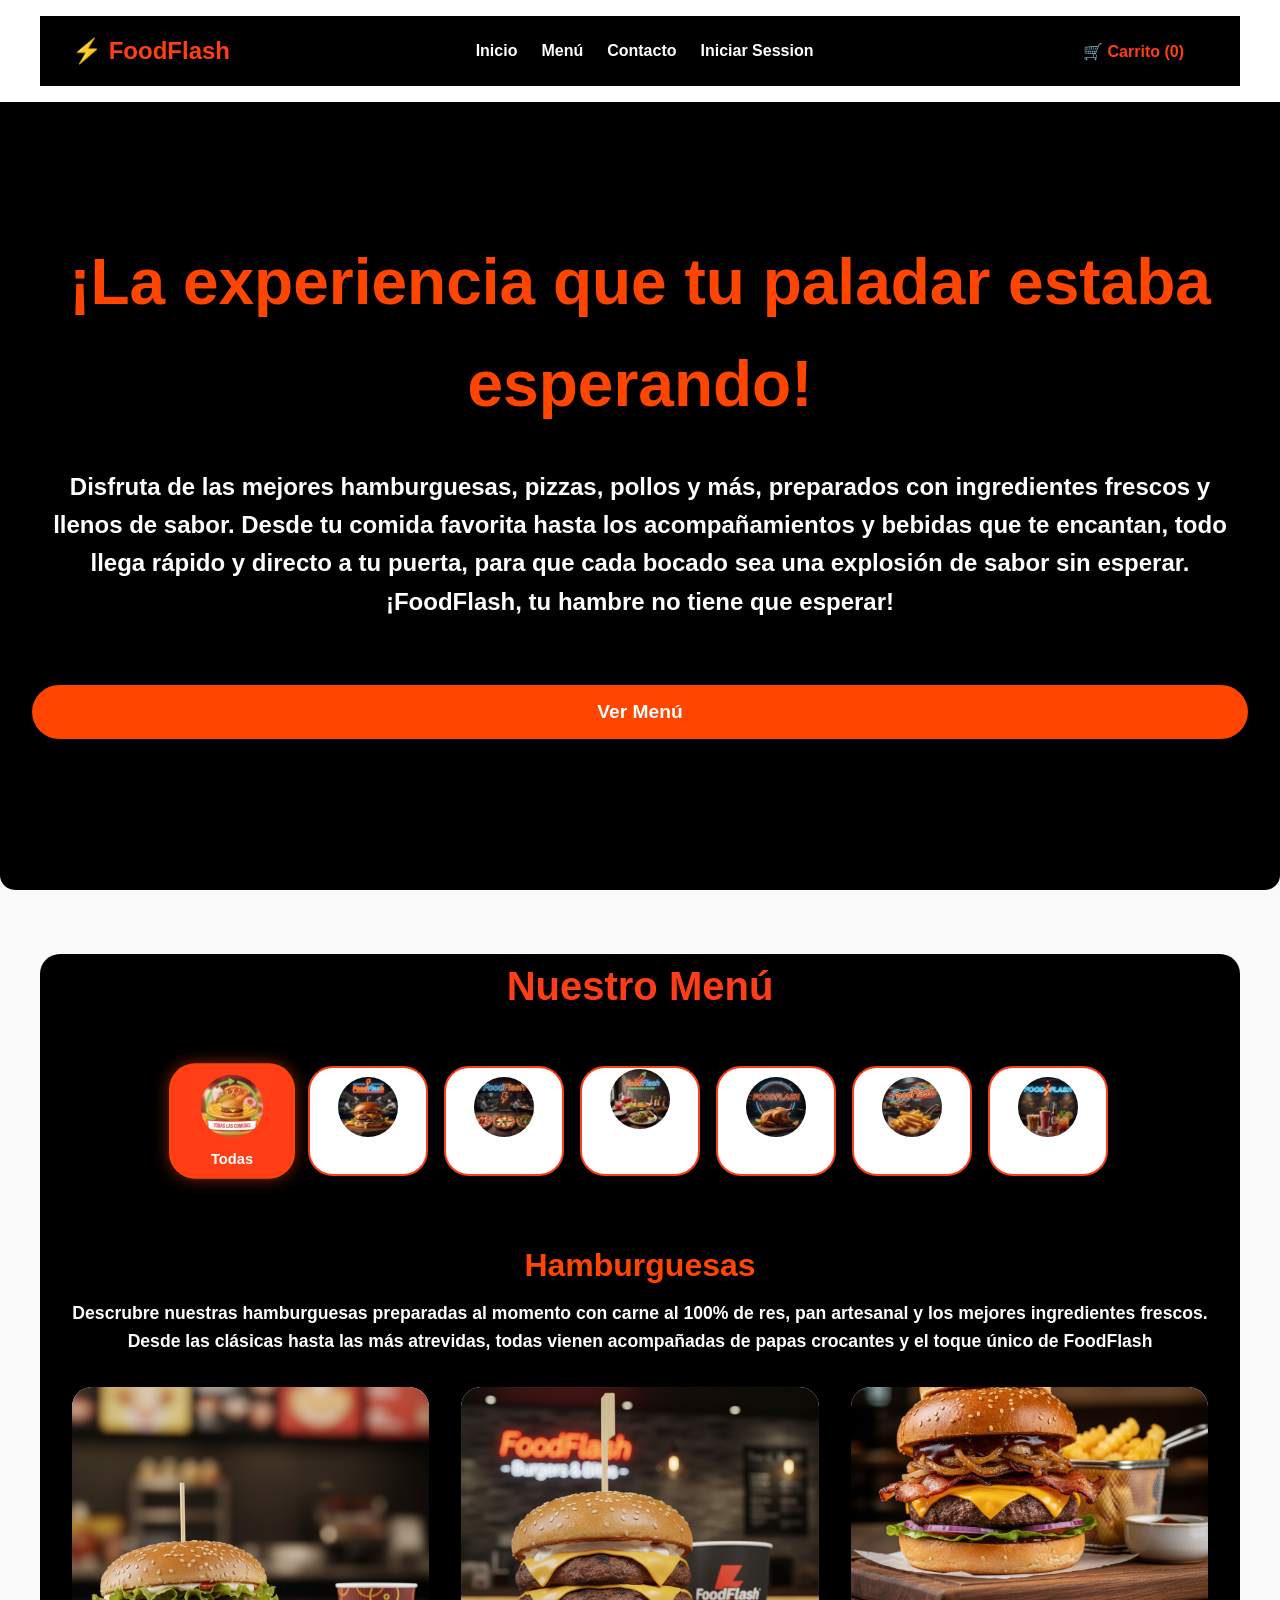
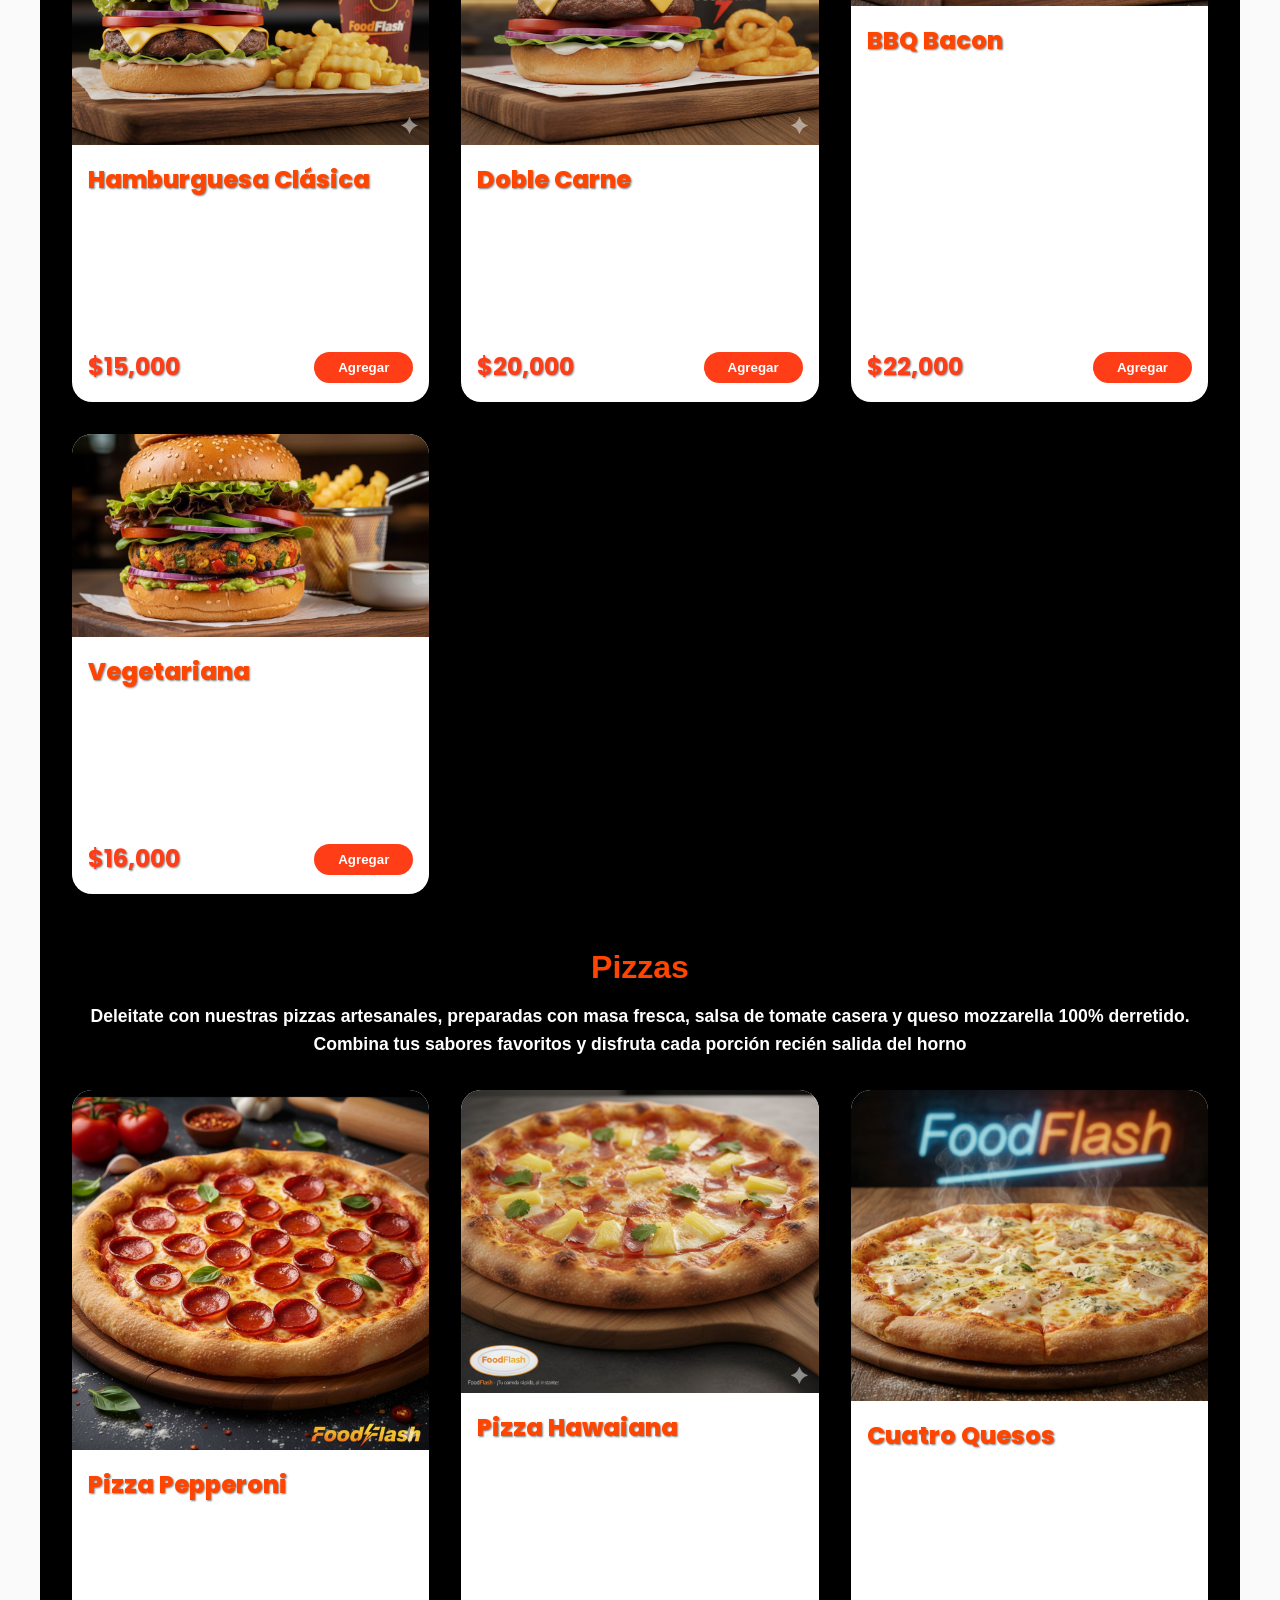
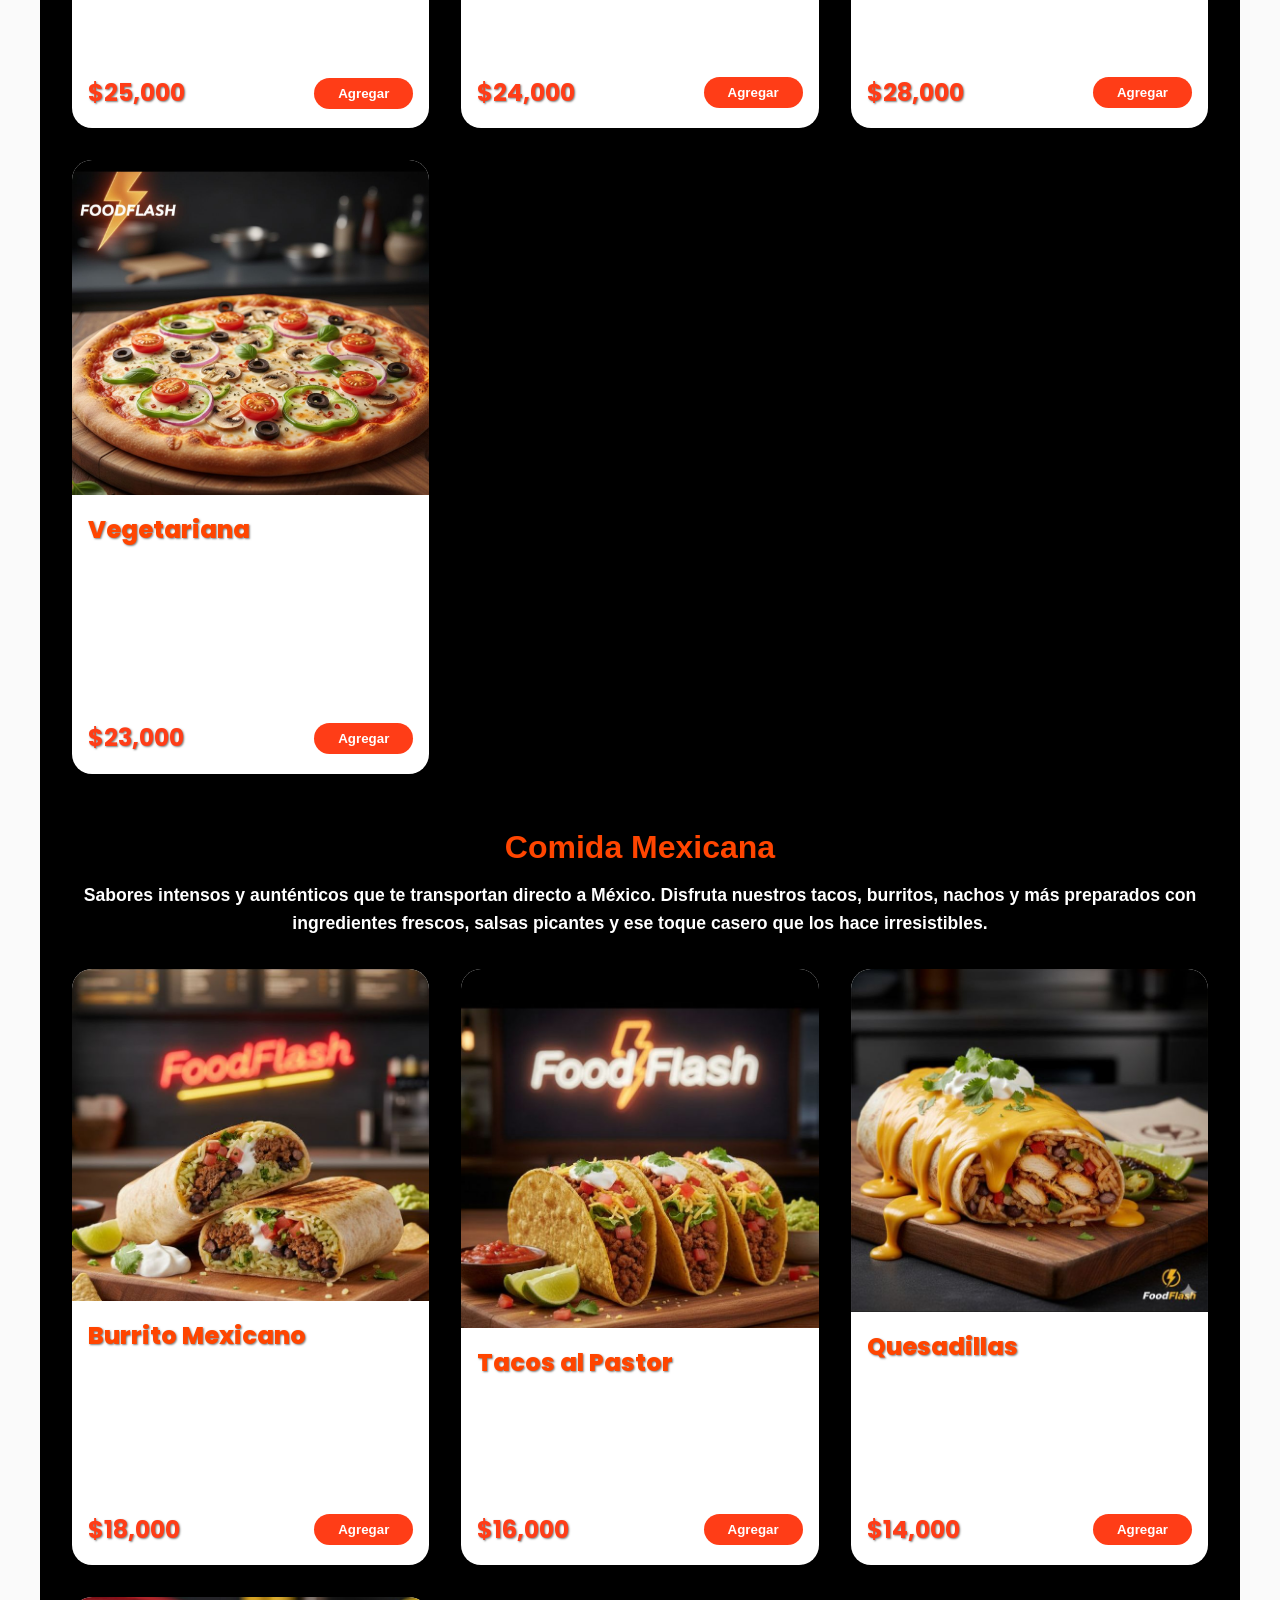
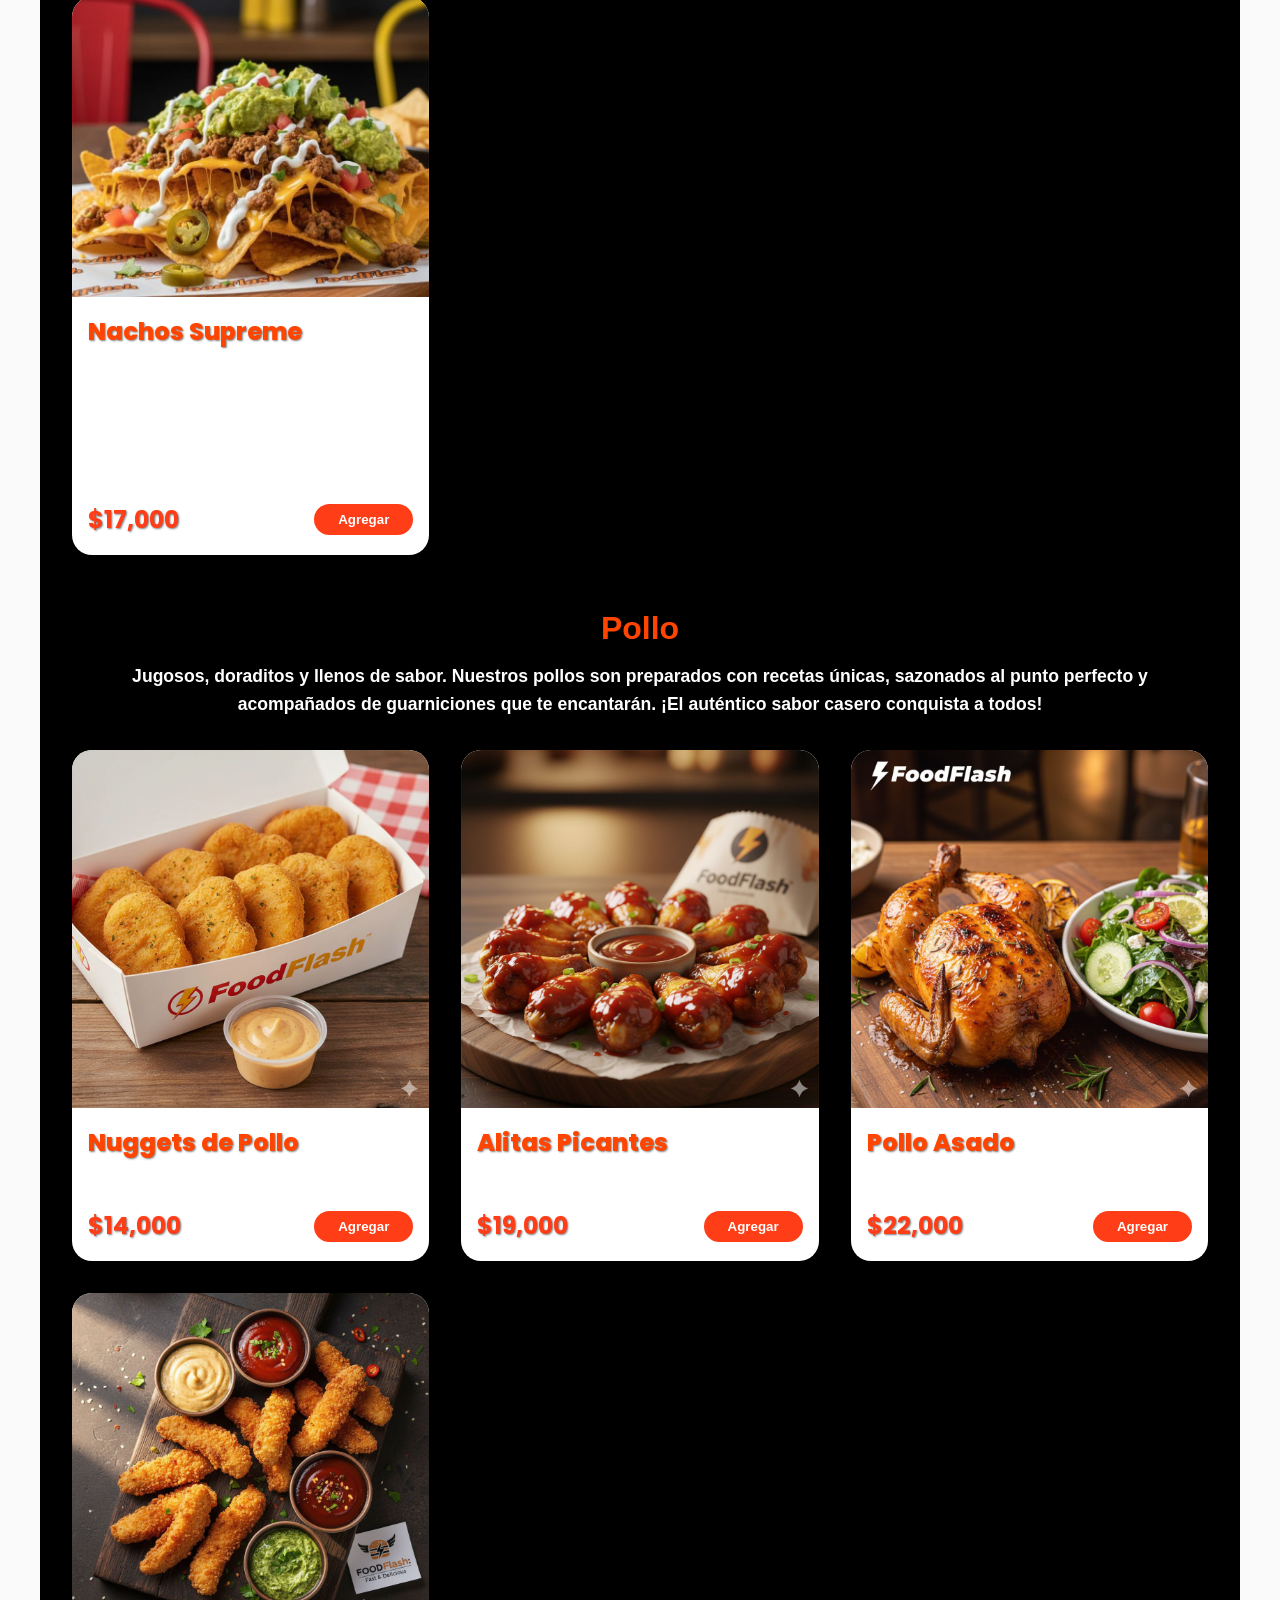
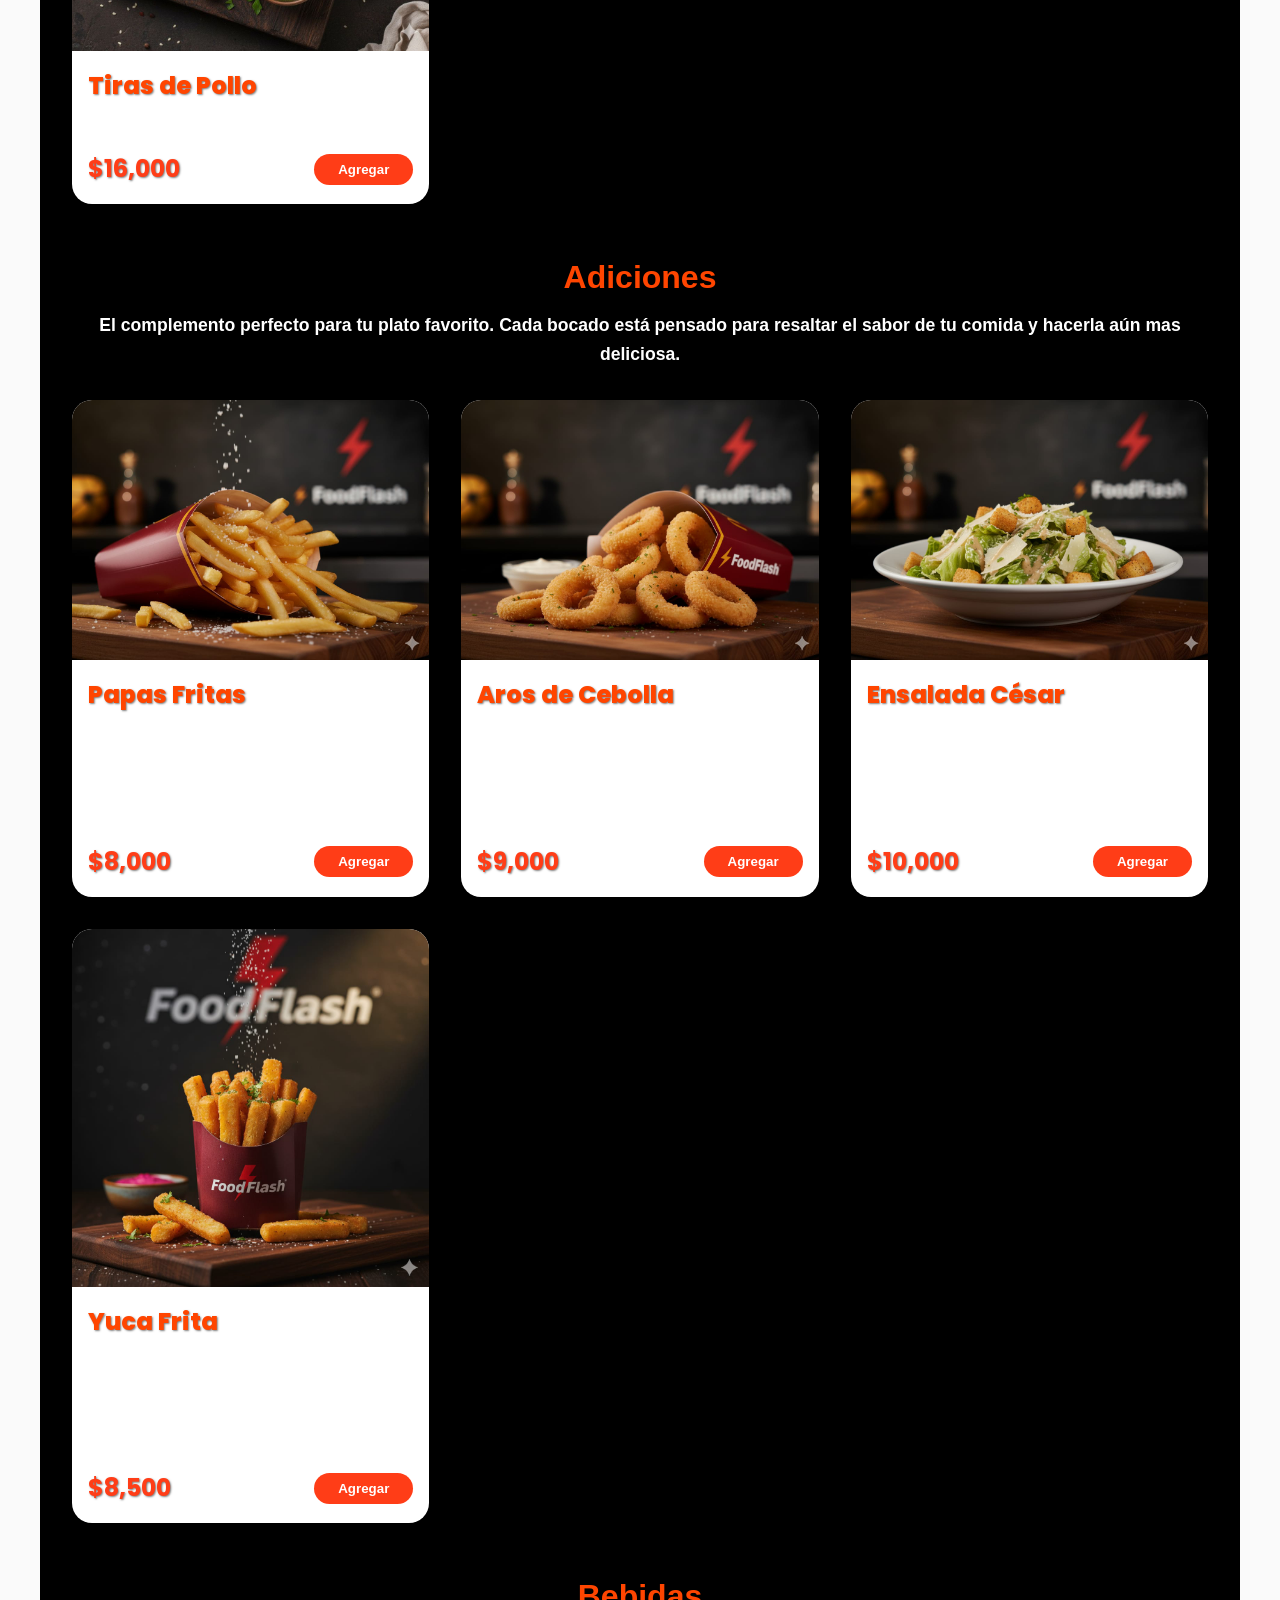
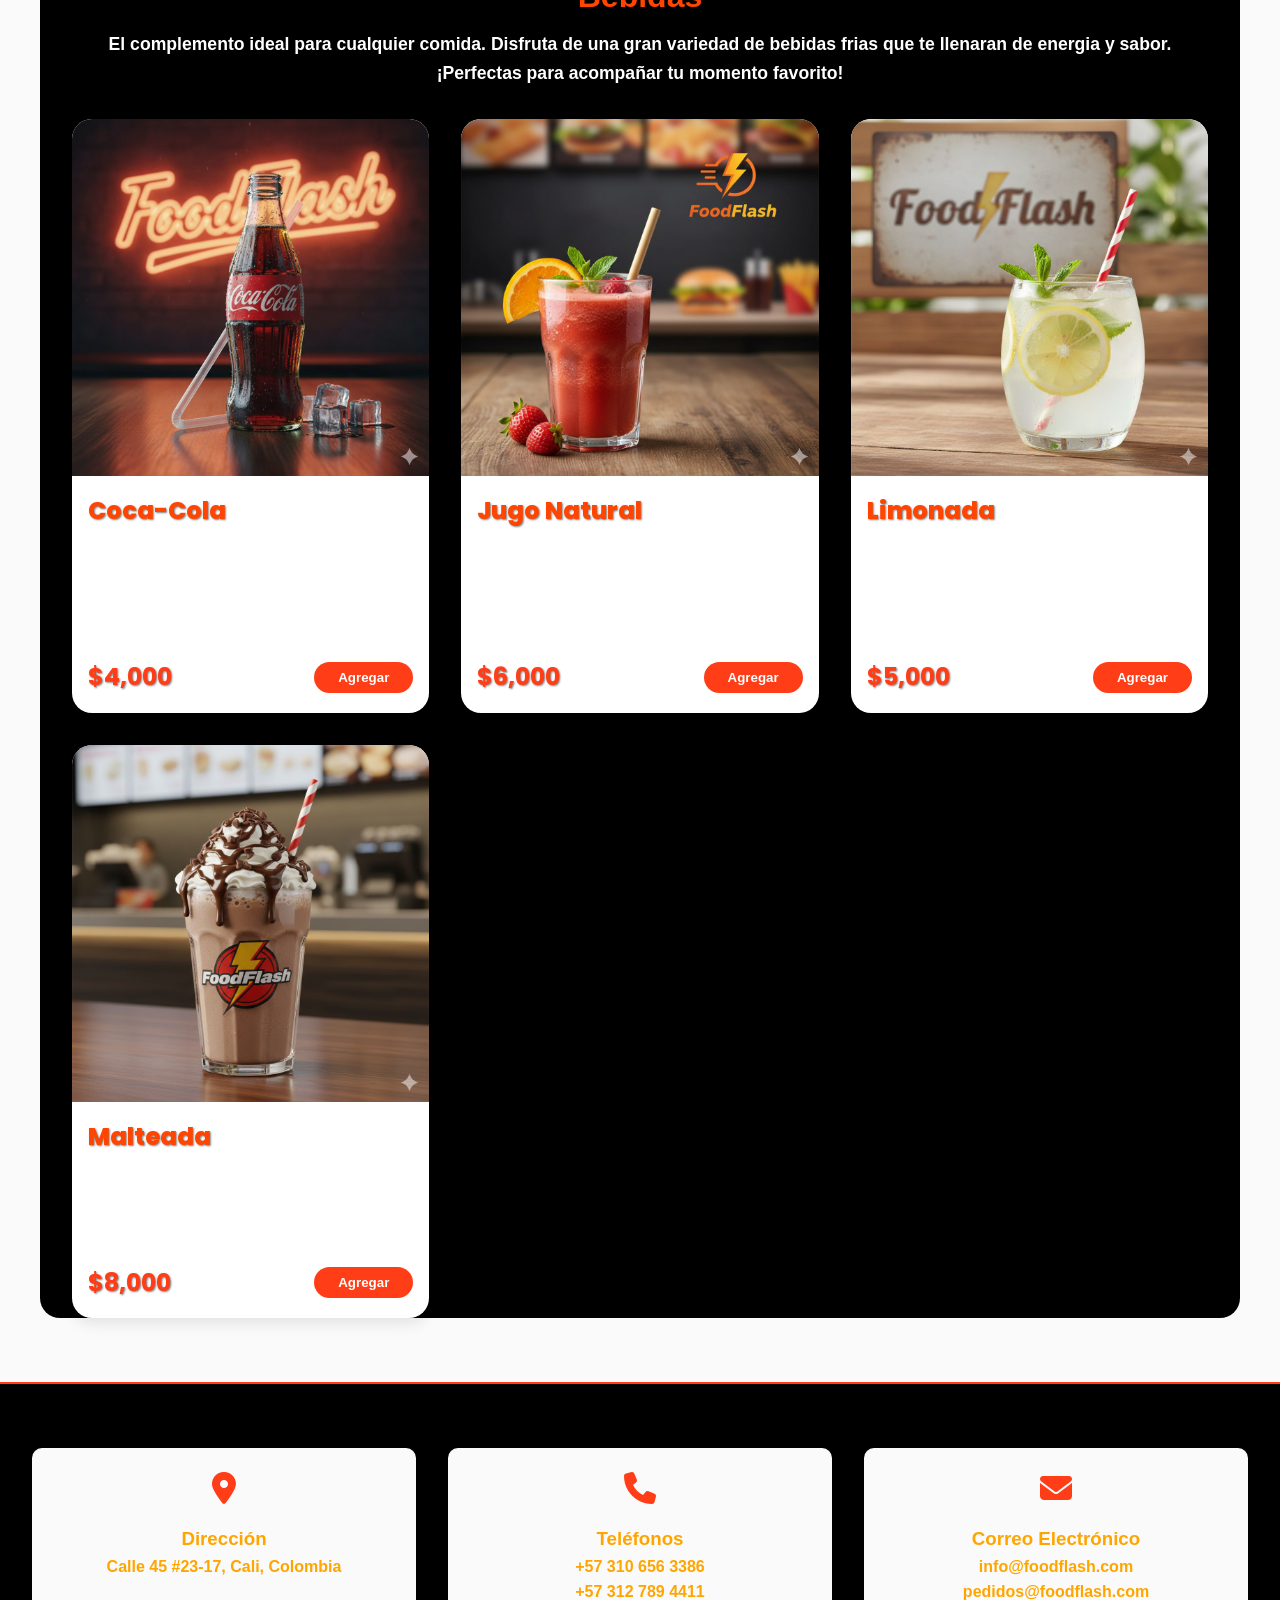
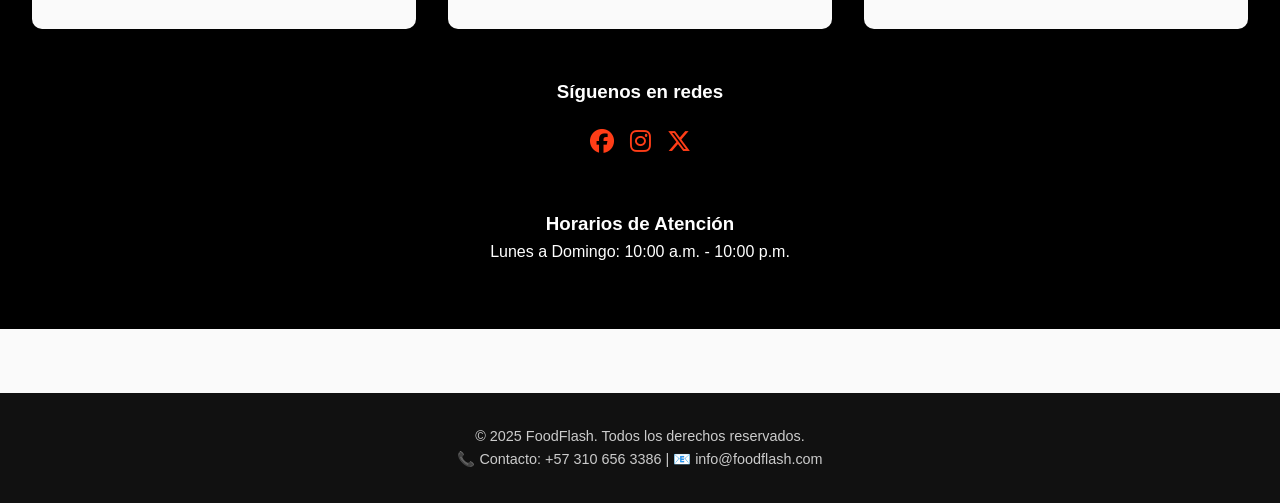
<file: principal.html>
<!DOCTYPE html>
<html lang="es">

<!-- Google Fonts y Font Awesome -->
<link href="https://fonts.googleapis.com/css2?family=Poppins:wght@400;600;800&display=swap" rel="stylesheet">

<head>
    <meta charset="UTF-8">
    <meta name="viewport" content="width=device-width, initial-scale=1.0">
    <title>FoodFlash - Comida Rápida a tu Puerta</title>

    <link rel="stylesheet" href="https://cdnjs.cloudflare.com/ajax/libs/font-awesome/6.5.0/css/all.min.css">
 
    <link rel="stylesheet" href="./static/index.css">
    <link rel="icon" href="favicon.png">
    
    <style>
        

        * {
            margin: 0;
            padding: 0;
            box-sizing: border-box;
        }

        body {
            font-family: 'Segoe UI', Tahoma, Geneva, Verdana, sans-serif;
            line-height: 1.6;
            color: #333;
        }

        /* Header y Navegación */
        header {
        background: white;
        color: #FF3D17;
        box-shadow: 0 2px 12px rgba(0,0,0,0.08);
       }
    .nav-links a {
        color: #333;
      }
        .cart-btn {
       background: #FF3D17;
       color: white;
      }


        nav {
            display: flex;
            justify-content: space-between;
            align-items: center;
            max-width: 1200px;
            margin: 0 auto;
            padding: 0 2rem;
        }

        .logo {
            font-size: 2rem;
            font-weight: bold;
            display: flex;
            align-items: center;
            gap: 0.5rem;
        }

        .nav-links {
            display: flex;
            gap: 2rem;
            list-style: none;
        }

        .nav-links a {
            color: white;
            text-decoration: none;
            font-weight: 500;
            transition: opacity 0.3s;
        }

        .nav-links a:hover {
            opacity: 0.8;
        }

        .cart-btn {
            background: white;
            color: #FF3D17;
            padding: 0.5rem 1.5rem;
            border-radius: 25px;
            cursor: pointer;
            border: none;
            font-weight: bold;
            transition: transform 0.3s;
        }

        .cart-btn:hover {
            transform: scale(1.05);
        }

        /* Hero Section */
        .hero {
         background: linear-gradient(rgba(0,0,0,0.5), rgba(0,0,0,0.5)),
              url('./static/images/bg-food.jpg') center/cover no-repeat;
         color: white;
         height: 90vh;
         display: flex;
         flex-direction: column;
         justify-content: center;
         text-align: center;
         }
         .hero h1 {
         font-size: 4rem;
         font-weight: 800;
        }


        .hero p {
            font-size: 1.5rem;
            margin-bottom: 2rem;
            animation: fadeInUp 1s;
        }

        .cta-btn {
            background: white;
            color: #FF3D17;
            padding: 1rem 3rem;
            border: none;
            border-radius: 30px;
            font-size: 1.2rem;
            font-weight: bold;
            cursor: pointer;
            transition: all 0.3s;
            animation: fadeInUp 1.2s;
        }

        .cta-btn:hover {
            transform: translateY(-3px);
            box-shadow: 0 10px 20px rgba(0,0,0,0.2);
        }

        /* Sección de Productos */
        .products {
            max-width: 1200px;
            margin: 4rem auto;
            padding: 0 2rem;
        }

        .section-title {
            text-align: center;
            font-size: 2.5rem;
            color: #FF3D17;
            margin-bottom: 2rem;
        }

        /* Pestañas de Categorías */
        .category-tabs {
            display: flex;
            justify-content: center;
            gap: 1rem;
            margin-bottom: 3rem;
            flex-wrap: wrap;
        }

        .category-tab {
            background: white;
            color: #FF3D17;
            border: 2px solid #FF3D17;
            padding: 0.8rem 2rem;
            border-radius: 25px;
            cursor: pointer;
            font-weight: bold;
            transition: all 0.3s;
            font-size: 1rem;
        }

        .category-tab:hover {
            transform: translateY(-2px);
            box-shadow: 0 5px 15px rgba(255, 61, 23, 0.3);
        }

        .category-tab.active {
            background: #FF3D17;
            color: white;
        }

        .category-content {
            display: none;
            animation: fadeIn 0.5s;
        }

        .category-content.active {
            display: block;
        }

        .category-header {
            text-align: center;
            margin-bottom: 2rem;
        }

        .category-header h3 {
            font-size: 2rem;
            color: #333;
            margin-bottom: 0.5rem;
        }

        .category-header p {
            color: #666;
            font-size: 1.1rem;
        }

        .product-grid {
            display: grid;
            grid-template-columns: repeat(auto-fit, minmax(280px, 1fr));
            gap: 2rem;
        }

        .product-card {
            background: white;
            border-radius: 15px;
            overflow: hidden;
            box-shadow: 0 5px 15px rgba(0,0,0,0.1);
            transition: transform 0.3s;
            cursor: pointer;
        }

        .product-card {
        border-radius: 20px;
        overflow: hidden;
        transition: transform 0.3s ease, box-shadow 0.3s ease;
    }
        .product-card:hover {
         transform: translateY(-8px);
         box-shadow: 0 8px 20px rgba(255, 61, 23, 0.2);
    }
         .product-info {
         font-family: 'Poppins', sans-serif;
      }


        .product-name {
            font-size: 1.5rem;
            color: #333;
            margin-bottom: 0.5rem;
        }

        .product-description {
            color: #666;
            margin-bottom: 1rem;
        }

        .product-footer {
            display: flex;
            justify-content: space-between;
            align-items: center;
        }

        .product-price {
            font-size: 1.5rem;
            color: #FF3D17;
            font-weight: bold;
        }

        .add-to-cart {
            background: #FF3D17;
            color: white;
            border: none;
            padding: 0.5rem 1.5rem;
            border-radius: 20px;
            cursor: pointer;
            font-weight: bold;
            transition: all 0.3s;
        }

        .add-to-cart:hover {
            background: #e63310;
            transform: scale(1.05);
        }

        /* Footer */
        footer {
        background: #222;
        color: #eee;
       }
      footer p a {
        color: #FF3D17;
        text-decoration: none;
         }


        /* Animaciones */
        @keyframes fadeInDown {
            from {
                opacity: 0;
                transform: translateY(-30px);
            }
            to {
                opacity: 1;
                transform: translateY(0);
            }
        }

        @keyframes fadeInUp {
            from {
                opacity: 0;
                transform: translateY(30px);
            }
            to {
                opacity: 1;
                transform: translateY(0);
            }
        }

        @keyframes fadeIn {
            from {
                opacity: 0;
            }
            to {
                opacity: 1;
            }
        }

        /* Carrito Modal */
        .cart-modal {
            display: none;
            position: fixed;
            top: 0;
            left: 0;
            width: 100%;
            height: 100%;
            background: rgba(0,0,0,0.7);
            z-index: 2000;
        }

        .cart-content {
            background: white;
            max-width: 500px;
            margin: 100px auto;
            padding: 2rem;
            border-radius: 15px;
            position: relative;
            max-height: 80vh;
            overflow-y: auto;
        }

        .close-cart {
            position: absolute;
            top: 1rem;
            right: 1rem;
            font-size: 2rem;
            cursor: pointer;
            color: #FF3D17;
        }

        .cart-item {
            display: flex;
            justify-content: space-between;
            align-items: center;
            padding: 1rem 0;
            border-bottom: 1px solid #eee;
        }

        .cart-item-info {
            flex: 1;
        }

        .cart-item-controls {
            display: flex;
            align-items: center;
            gap: 0.5rem;
        }

        .quantity-btn {
            background: #FF3D17;
            color: white;
            border: none;
            width: 30px;
            height: 30px;
            border-radius: 50%;
            cursor: pointer;
            font-size: 1rem;
            font-weight: bold;
            transition: all 0.3s;
        }

        .quantity-btn:hover {
            background: #e63310;
            transform: scale(1.1);
        }

        .quantity-display {
            min-width: 30px;
            text-align: center;
            font-weight: bold;
        }

        .remove-btn {
            background: #dc3545;
            color: white;
            border: none;
            padding: 0.3rem 0.8rem;
            border-radius: 15px;
            cursor: pointer;
            font-size: 0.9rem;
            margin-left: 0.5rem;
            transition: all 0.3s;
        }

        .remove-btn:hover {
            background: #c82333;
            transform: scale(1.05);
        }

        .cart-total {
            margin-top: 1rem;
            font-size: 1.5rem;
            font-weight: bold;
            color: #FF3D17;
            text-align: right;
        }

        /* Responsive */
        @media (max-width: 768px) {
            .nav-links {
                display: none;
            }

            .hero h1 {
                font-size: 2rem;
            }

            .hero p {
                font-size: 1rem;
            }

            .category-tabs {
                gap: 0.5rem;
            }

            .category-tab {
                padding: 0.6rem 1.2rem;
                font-size: 0.9rem;
            }
        }

        /* --- Estilos adicionales para una apariencia más profesional --- */

/* Fondo general suave */
body {
  background-color: #fafafa;
}

/* Header más moderno al hacer scroll */
header.scrolled {
  background: #fff;
  box-shadow: 0 4px 15px rgba(0,0,0,0.1);
  transition: background 0.3s, box-shadow 0.3s;
}

/* Navegación: efectos y espaciado más equilibrado */
.nav-links a {
  color: #333;
  font-weight: 600;
  position: relative;
}

.nav-links a::after {
  content: '';
  position: absolute;
  bottom: -5px;
  left: 0;
  width: 0;
  height: 2px;
  background: #FF3D17;
  transition: width 0.3s ease;
}

.nav-links a:hover::after {
  width: 100%;
}

/* Hero: mejora de legibilidad y contraste */
.hero h1 {
  color: #FF6600; /* Naranja más intenso */
    text-shadow: 0 3px 10px rgba(0,0,0,0.4); /* Sombra negra suave */
}

.hero p {
  color: #f4f4f4;
}

/* Botones generales */
button, .cta-btn, .add-to-cart {
  transition: transform 0.2s, box-shadow 0.2s;
}

button:hover, .cta-btn:hover, .add-to-cart:hover {
  transform: translateY(-2px);
  box-shadow: 0 5px 15px rgba(0,0,0,0.2);
}

/* Tarjetas de producto con transición más fluida */
.product-card {
  border-radius: 20px;
  overflow: hidden;
  transition: transform 0.3s ease, box-shadow 0.3s ease;
}

.product-card:hover {
  transform: translateY(-8px);
  box-shadow: 0 8px 20px rgba(255, 61, 23, 0.2);
}

/* Footer más limpio y legible */
footer {
  background-color: #111;
  color: #ccc;
  text-align: center;
  padding: 2rem 1rem;
  font-size: 0.9rem;
}

footer a {
  color: #FF3D17;
  text-decoration: none;
  transition: color 0.3s;
}

footer a:hover {
  color: #ff6b4a;
}

/* Transición suave para todo */
* {
  transition: background 0.3s, color 0.3s, box-shadow 0.3s;
}

    </style>
</head>
<body>
    <!-- Header -->
    <header>
        <nav style="background-color:#000; display:flex; justify-content:space-between; align-items:center; padding:1rem 2rem;">
    <div class="logo" style="color:#FF3D17; font-weight:800; font-size:1.5rem;">
        ⚡ FoodFlash
    </div>

    <ul class="nav-links" style="display:flex; list-style:none; gap:1.5rem; margin:0; padding:0;">
        <li><a href="#inicio" style="font-weight:800; color:#fff; text-decoration:none;">Inicio</a></li>
        <li><a href="#menu" style="font-weight:800; color:#fff; text-decoration:none;">Menú</a></li>
        <li><a href="#contacto" style="font-weight:800; color:#fff; text-decoration:none;">Contacto</a></li>
        <li><a href="index.html" style="font-weight:800; color:#fff; text-decoration:none;">Iniciar Session</a></li>
    </ul>

    <button class="cart-btn" onclick="toggleCart()" style="font-weight:800; color:#FF3D17; background:none; border:none; cursor:pointer; font-size:1rem;">
        🛒 Carrito (<span id="cart-count">0</span>)
    </button>
</nav>

    </header>

    <!-- Hero Section -->
    <section class="hero" id="inicio">
        <h1>¡La experiencia que tu paladar estaba esperando!</h1>
        <p style="color: #ffffff; font-family: 'Arial', sans-serif; font-size: 1.5rem; line-height: 1.6; font-weight: 600;">
    Disfruta de las mejores hamburguesas, pizzas, pollos y más, preparados con ingredientes frescos y llenos de sabor. 
    Desde tu comida favorita hasta los acompañamientos y bebidas que te encantan, todo llega rápido y directo a tu puerta, 
    para que cada bocado sea una explosión de sabor sin esperar. ¡FoodFlash, tu hambre no tiene que esperar!
</p>
        <button class="cta-btn" style="font-weight: 800;" onclick="document.getElementById('menu').scrollIntoView({behavior: 'smooth'})">
    Ver Menú
</button>

    </section>

    <!-- Productos por Categorías -->
    <section class="products" id="menu">
        <h2 class="section-title" style="font-weight: 800;">Nuestro Menú</h2>
        
        <!-- Pestañas de Categorías -->
        <!-- Pestañas de Categorías -->
<!-- Pestañas de Categorías -->

<div class="category-tabs">
    <button class="category-tab active" onclick="showCategory('todas')">
        <img src="imgs/todas.jpg" alt="Todas">
        <span>Todas</span>
    </button>

    <button class="category-tab" onclick="showCategory('hamburguesas')">
        <img src="imgs/hamburguesa.jpg" alt="Hamburguesas">
        <span>Hamburguesas</span>
    </button>

    <button class="category-tab" onclick="showCategory('pizzas')">
        <img src="imgs/pizza.jpg" alt="Pizzas">
        <span>Pizzas</span>
    </button>

    <button class="category-tab" onclick="showCategory('mexicana')">
        <img src="imgs/mexicana.jpg" alt="Comida Mexicana">
        <span>Comida Mexicana</span>
    </button>

    <button class="category-tab" onclick="showCategory('pollo')">
        <img src="imgs/pollo.jpg" alt="Pollo">
        <span>Pollo</span>
    </button>

    <button class="category-tab" onclick="showCategory('acompañamientos')">
        <img src="imgs/acompanamientos.jpg" alt="Acompañamientos">
        <span>Adiciones</span>
    </button>

    <button class="category-tab" onclick="showCategory('bebidas')">
        <img src="imgs/bebida.jpg" alt="Bebidas">
        <span>Bebidas</span>
    </button>
</div>



        <!-- Contenido por Categoría -->
        <div id="categories-container"></div>
    </section>

    <!-- Modal del Carrito -->
    <div class="cart-modal" id="cart-modal">
        <div class="cart-content">
            <span class="close-cart" onclick="toggleCart()">×</span>
            <h2 style="color: #FF3D17; margin-bottom: 1rem;">Tu Carrito</h2>
            <div id="cart-items"></div>
            <div class="cart-total">Total: $<span id="cart-total">0</span></div>

<div class="customer-info" style="margin-top: 1rem;">
    <h3 style="color:#333; font-size:1.2rem;">Datos del cliente</h3>
    <input type="text" id="cliente-nombre" placeholder="Nombre completo" style="width:100%; padding:0.5rem; margin:0.3rem 0; border-radius:8px; border:1px solid #ccc;">
    <input type="text" id="cliente-direccion" placeholder="Dirección de entrega" style="width:100%; padding:0.5rem; margin:0.3rem 0; border-radius:8px; border:1px solid #ccc;">
    <input type="text" id="cliente-telefono" placeholder="Número de contacto" style="width:100%; padding:0.5rem; margin:0.3rem 0; border-radius:8px; border:1px solid #ccc;">

    <div class="payment-method" style="margin-top: 1rem;">
        <h3 style="color:#333; font-size:1.2rem;">Método de pago</h3>
        <label style="display:block; margin:0.3rem 0;">
            <input type="radio" name="metodo-pago" value="Efectivo" checked> Efectivo
        </label>
        <label style="display:block; margin:0.3rem 0;">
            <input type="radio" name="metodo-pago" value="Tarjeta"> Tarjeta
        </label>
        <label style="display:block; margin:0.3rem 0;">
            <input type="radio" name="metodo-pago" value="PSE"> PSE (transferencia)
        </label>
    </div>
</div>

<button id="btnPedido" class="add-to-cart">Realizar Pedido</button>


        </div> <!-- Cierre del modal del carrito -->
</div> <!-- Cierre del contenedor del carrito -->

<!-- 🔽 Sección de Contacto — ahora sí al final de la página -->
<section id="contacto" style="background-color:#fff; padding:4rem 2rem; border-top:2px solid #FF3D17;">
  <div style="display:flex; flex-wrap:wrap; justify-content:center; gap:2rem;">
  <div style="flex:1 1 300px; background:#fafafa; padding:1.5rem; border-radius:10px; box-shadow:0 2px 8px rgba(0,0,0,0.1); text-align:center; color:orange !important; font-weight:600; overflow:hidden;">
      <i class="fa-solid fa-location-dot" style="font-size:2rem; color:#FF3D17;"></i>
      <h3 style="margin-top:1rem; font-weight:700; color:orange !important;">Dirección</h3>
      <p style="margin:0; word-wrap:break-word; color:orange !important;">Calle 45 #23-17, Cali, Colombia</p>
  </div>

  <div style="flex:1 1 300px; background:#fafafa; padding:1.5rem; border-radius:10px; box-shadow:0 2px 8px rgba(0,0,0,0.1); text-align:center; color:orange !important; font-weight:600; overflow:hidden;">
      <i class="fa-solid fa-phone" style="font-size:2rem; color:#FF3D17;"></i>
      <h3 style="margin-top:1rem; font-weight:700; color:orange !important;">Teléfonos</h3>
      <p style="margin:0; color:orange !important;">+57 310 656 3386</p>
      <p style="margin:0; color:orange !important;">+57 312 789 4411</p>
  </div>

  <div style="flex:1 1 300px; background:#fafafa; padding:1.5rem; border-radius:10px; box-shadow:0 2px 8px rgba(0,0,0,0.1); text-align:center; color:orange !important; font-weight:600; overflow:hidden;">
      <i class="fa-solid fa-envelope" style="font-size:2rem; color:#FF3D17;"></i>
      <h3 style="margin-top:1rem; font-weight:700; color:orange !important;">Correo Electrónico</h3>
      <p style="margin:0; color:orange !important;">info@foodflash.com</p>
      <p style="margin:0; color:orange !important;">pedidos@foodflash.com</p>
  </div>
</div>


<div style="margin-top:3rem; text-align:center;">
  <h3 style="color:#FF3D17;">Síguenos en redes</h3>
  <div style="margin-top:1rem; display:flex; justify-content:center; gap:1rem;">
      <a href="#" style="color:#FF3D17; font-size:1.5rem;"><i class="fa-brands fa-facebook"></i></a>
      <a href="#" style="color:#FF3D17; font-size:1.5rem;"><i class="fa-brands fa-instagram"></i></a>
      <a href="#" style="color:#FF3D17; font-size:1.5rem;"><i class="fa-brands fa-x-twitter"></i></a>
  </div>
</div>

<div style="margin-top:3rem; text-align:center;">
  <h3 style="color:#FF3D17;">Horarios de Atención</h3>
  <p style="color:#555; margin:0;">Lunes a Domingo: 10:00 a.m. - 10:00 p.m.</p>
</div>

</section>

<!-- Footer -->
<footer id="footer">
  <p>&copy; 2025 FoodFlash. Todos los derechos reservados.</p>
  <p>📞 Contacto: +57 310 656 3386 | 📧 info@foodflash.com</p>
</footer>

                

    <script src="./static/index.js"></script>

    <script>
        // Datos de productos por categoría
        const productsByCategory = {
            hamburguesas: {
                name: "Hamburguesas",
                description: "Hamburguesas jugosas preparadas al momento",
                products: [
                    { id: 1, name: "Hamburguesa Clásica", description: "Carne jugosa con queso, lechuga y tomate", price: 15000, emoji: "🍔" },
                    { id: 2, name: "Doble Carne", description: "Doble porción de carne con queso cheddar", price: 20000, emoji: "🍔" },
                    { id: 3, name: "BBQ Bacon", description: "Con tocino, salsa BBQ y cebolla caramelizada", price: 22000, emoji: "🍔" },
                    { id: 4, name: "Vegetariana", description: "Hamburguesa de lentejas con vegetales frescos", price: 16000, emoji: "🍔" }
                ]
            },
            pizzas: {
                name: "Pizzas",
                description: "Pizzas artesanales con ingredientes frescos",
                products: [
                    { id: 11, name: "Pizza Pepperoni", description: "Pizza tradicional con extra pepperoni", price: 25000, emoji: "🍕" },
                    { id: 12, name: "Pizza Hawaiana", description: "Jamón, piña y extra queso mozzarella", price: 24000, emoji: "🍕" },
                    { id: 13, name: "Cuatro Quesos", description: "Mozzarella, parmesano, gorgonzola y provolone", price: 28000, emoji: "🍕" },
                    { id: 14, name: "Vegetariana", description: "Champiñones, pimientos, cebolla y aceitunas", price: 23000, emoji: "🍕" }
                ]
            },
            mexicana: {
                name: "Comida Mexicana",
                description: "Sabores auténticos de México",
                products: [
                    { id: 21, name: "Burrito Mexicano", description: "Tortilla rellena con carne y frijoles", price: 18000, emoji: "🌯" },
                    { id: 22, name: "Tacos al Pastor", description: "3 tacos con carne marinada y piña", price: 16000, emoji: "🌮" },
                    { id: 23, name: "Quesadilla", description: "Tortilla con queso fundido y pollo", price: 14000, emoji: "🌮" },
                    { id: 24, name: "Nachos Supreme", description: "Nachos con carne, queso y guacamole", price: 17000, emoji: "🌮" }
                ]
            },
            pollo: {
                name: "Pollo",
                description: "Pollo crujiente y sabroso",
                products: [
                    { id: 31, name: "Nuggets de Pollo", description: "10 piezas de pollo crujiente", price: 14000, emoji: "🍗" },
                    { id: 32, name: "Alitas Picantes", description: "12 alitas con salsa buffalo", price: 19000, emoji: "🍗" },
                    { id: 33, name: "Pollo Asado", description: "Medio pollo con ensalada", price: 22000, emoji: "🍗" },
                    { id: 34, name: "Tiras de Pollo", description: "8 tiras empanizadas con salsas", price: 16000, emoji: "🍗" }
                ]
            },
            acompañamientos: {
                name: "Adiciones",
                description: "El complemento perfecto para tu comida",
                products: [
                    { id: 41, name: "Papas Fritas", description: "Papas crujientes con sal marina", price: 8000, emoji: "🍟" },
                    { id: 42, name: "Aros de Cebolla", description: "Crujientes aros empanizados", price: 9000, emoji: "🧅" },
                    { id: 43, name: "Ensalada César", description: "Lechuga fresca con aderezo césar", price: 10000, emoji: "🥗" },
                    { id: 44, name: "Yuca Frita", description: "Yuca dorada y crujiente", price: 8500, emoji: "🍠" }
                ]
            },
            bebidas: {
                name: "Bebidas",
                description: "Refrescantes bebidas para acompañar",
                products: [
                    { id: 51, name: "Coca-Cola", description: "Gaseosa 500ml", price: 4000, emoji: "🥤" },
                    { id: 52, name: "Jugo Natural", description: "Jugo de fruta fresca 400ml", price: 6000, emoji: "🧃" },
                    { id: 53, name: "Limonada", description: "Limonada natural con hierbabuena", price: 5000, emoji: "🍋" },
                    { id: 54, name: "Malteada", description: "Malteada de chocolate o vainilla", price: 8000, emoji: "🥤" }
                ]
            }
        };

        let cart = [];
        let currentCategory = 'todas';

        // Renderizar todas las categorías
        function renderAllCategories() {
            const container = document.getElementById('categories-container');
            container.innerHTML = '';

            // Crear vista de "Todas"
            const allDiv = document.createElement('div');
            allDiv.className = 'category-content active';
            allDiv.id = 'category-todas';

            Object.keys(productsByCategory).forEach(categoryKey => {
                const category = productsByCategory[categoryKey];
                const categorySection = document.createElement('div');
                categorySection.style.marginBottom = '3rem';
                
                categorySection.innerHTML = `
                    <div class="category-header">
                        <h3>${category.name}</h3>
                        <p>${category.description}</p>
                    </div>
                    <div class="product-grid">
                        ${category.products.map(product => createProductCard(product)).join('')}
                    </div>
                `;
                
                allDiv.appendChild(categorySection);
            });

            container.appendChild(allDiv);

            // Crear vistas individuales por categoría
            Object.keys(productsByCategory).forEach(categoryKey => {
                const category = productsByCategory[categoryKey];
                const categoryDiv = document.createElement('div');
                categoryDiv.className = 'category-content';
                categoryDiv.id = `category-${categoryKey}`;
                
                categoryDiv.innerHTML = `
                    <div class="category-header">
                        <h3>${category.name}</h3>
                        <p>${category.description}</p>
                    </div>
                    <div class="product-grid">
                        ${category.products.map(product => createProductCard(product)).join('')}
                    </div>
                `;
                
                container.appendChild(categoryDiv);
            });
        }

        // Crear tarjeta de producto
        function createProductCard(product) {
    const itemInCart = cart.find(item => item.id === product.id);
    const quantity = itemInCart ? itemInCart.quantity : 0;

    return `
        <div class="product-card" id="product-${product.id}">
            <div class="product-info">
                <h3 class="product-name" style="color:#FF3D17; font-weight:800;">${product.name}</h3>
                <p class="product-description" style="color:white; font-weight:800;">${product.description}</p>
                <div class="product-footer">
                    <span class="product-price">$${product.price.toLocaleString()}</span>
                    <div class="product-actions">
                        ${
                            quantity > 0
                            ? `
                                <button class="quantity-btn" onclick="decreaseQuantity(${product.id})">−</button>
                                <span class="quantity-display">${quantity}</span>
                                <button class="quantity-btn" onclick="increaseQuantity(${product.id})">+</button>
                              `
                            : `
                                <button class="add-to-cart" onclick="addToCart(${product.id})" style="font-weight: 800; color: #FF3D17;">
                                    <i class="fa-solid fa-cart-shopping"></i> Agregar
                                </button>
                              `
                        }
                    </div>
                </div>
            </div>
        </div>
    `;
}


    // Actualizar botones de productos
renderAllCategories();


        // Mostrar categoría
        function showCategory(categoryName) {
            // Actualizar pestañas
            document.querySelectorAll('.category-tab').forEach(tab => {
                tab.classList.remove('active');
            });
            event.target.classList.add('active');

            // Mostrar contenido
            document.querySelectorAll('.category-content').forEach(content => {
                content.classList.remove('active');
            });
            document.getElementById(`category-${categoryName}`).classList.add('active');
            
            currentCategory = categoryName;
        }

        // Agregar al carrito
        function addToCart(productId) {
    let product = null;

    Object.values(productsByCategory).forEach(category => {
        const found = category.products.find(p => p.id === productId);
        if (found) product = found;
    });

    if (!product) return;

    const existingItem = cart.find(item => item.id === productId);
    if (existingItem) {
        existingItem.quantity++;
    } else {
        cart.push({ ...product, quantity: 1 });
    }

    updateCart();

    // Animación de feedback con el ícono
    const button = event.target.closest('button'); // Se asegura de tomar el botón
    const originalHTML = button.innerHTML; // Guardar HTML original
    button.innerHTML = '<i class="fa-solid fa-cart-shopping"></i> ✓ Agregado';
    setTimeout(() => {
        button.innerHTML = originalHTML; // Restaurar con ícono
    }, 1000);
}

            
            // Buscar el producto en todas las categorías
            Object.values(productsByCategory).forEach(category => {
                const found = category.products.find(p => p.id === productId);
                if (found) product = found;
            });

            if (!product) return;

            const existingItem = cart.find(item => item.id === productId);
            
            if (existingItem) {
                existingItem.quantity++;
            } else {
                cart.push({ ...product, quantity: 1 });
            }
            
            updateCart();
            
            // Animación de feedback
            const button = event.target;
            button.textContent = '✓ Agregado';
            setTimeout(() => {
                button.textContent = 'Agregar';
            }, 1000);


        // Actualizar carrito
        function updateCart() {
            const cartCount = document.getElementById('cart-count');
            const cartItems = document.getElementById('cart-items');
            const cartTotal = document.getElementById('cart-total');
            
            const totalItems = cart.reduce((sum, item) => sum + item.quantity, 0);
            const totalPrice = cart.reduce((sum, item) => sum + (item.price * item.quantity), 0);
            
            cartCount.textContent = totalItems;
            cartTotal.textContent = totalPrice.toLocaleString();
            
            if (cart.length === 0) {
                cartItems.innerHTML = '<p style="text-align: center; color: #666; padding: 2rem 0;">Tu carrito está vacío</p>';
            } else {
                cartItems.innerHTML = cart.map(item => `
                    <div class="cart-item">
                        <div class="cart-item-info">
                            <div style="font-weight: 500;">${item.emoji} ${item.name}</div>
                            <div style="color: #FF3D17; font-weight: bold; margin-top: 0.3rem;">${(item.price * item.quantity).toLocaleString()}</div>
                        </div>
                        <div class="cart-item-controls">
                            <button class="quantity-btn" onclick="decreaseQuantity(${item.id})">-</button>
                            <span class="quantity-display">${item.quantity}</span>
                            <button class="quantity-btn" onclick="increaseQuantity(${item.id})">+</button>
                            <button class="remove-btn" onclick="removeFromCart(${item.id})">🗑️</button>
                        </div>
                    </div>
                `).join('');
            }
        }

        // Aumentar cantidad
        function increaseQuantity(productId) {
            const item = cart.find(item => item.id === productId);
            if (item) {
                item.quantity++;
                updateCart();
            }
        }

        // Disminuir cantidad
        function decreaseQuantity(productId) {
            const item = cart.find(item => item.id === productId);
            if (item) {
                if (item.quantity > 1) {
                    item.quantity--;
                } else {
                    // Si la cantidad es 1, eliminar el producto
                    removeFromCart(productId);
                    return;
                }
                updateCart();
            }
        }

        // Eliminar producto del carrito
        function removeFromCart(productId) {
            cart = cart.filter(item => item.id !== productId);
            updateCart();
        }

        // Toggle carrito modal
        function toggleCart() {
            const modal = document.getElementById('cart-modal');
            modal.style.display = modal.style.display === 'block' ? 'none' : 'block';
        }

        // Cerrar modal al hacer clic fuera
        window.onclick = function(event) {
            const modal = document.getElementById('cart-modal');
            if (event.target === modal) {
                modal.style.display = 'none';
            }
        }

        // Inicializar
        renderAllCategories();
    </script>

    <script>
  // Efecto: el header cambia al hacer scroll
  window.addEventListener('scroll', function() {
    const header = document.querySelector('header');
    if (window.scrollY > 50) {
      header.classList.add('scrolled');
    } else {
      header.classList.remove('scrolled');
    }
  });
</script>

<script>
// === Enviar pedido formal por WhatsApp ===
document.getElementById("btnPedido").addEventListener("click", function() {
    if (cart.length === 0) {
        alert("Tu carrito está vacío. Por favor agrega productos antes de realizar el pedido.");
        return;
    }

    // Obtener datos del cliente
    const nombre = document.getElementById("cliente-nombre").value.trim();
    const direccion = document.getElementById("cliente-direccion").value.trim();
    const telefono = document.getElementById("cliente-telefono").value.trim();

    // Validar que los campos estén completos
    if (!nombre || !direccion || !telefono) {
        alert("Por favor completa todos los campos del formulario antes de realizar el pedido.");
        return;
    }

    // Número de WhatsApp del negocio
    const numeroWhatsApp = "573106563386"; // cámbialo por el tuyo

    // Construir el mensaje formal
    let mensaje = "Nuevo pedido desde FoodFlash:\n\n";
    mensaje += `Cliente: ${nombre}\n`;
    mensaje += `Teléfono: ${telefono}\n`;
    mensaje += `Dirección de entrega: ${direccion}\n\n`;
    mensaje += "Detalle del pedido:\n";

    cart.forEach(item => {
        mensaje += `- ${item.name} x${item.quantity} - $${(item.price * item.quantity).toLocaleString()}\n`;
    });

    const total = cart.reduce((sum, item) => sum + (item.price * item.quantity), 0);
    mensaje += `\nTotal: $${total.toLocaleString()}\n\nGracias por tu pedido. En breve nos comunicaremos para confirmar.`;

    // Enviar por WhatsApp
    const url = `https://wa.me/${numeroWhatsApp}?text=${encodeURIComponent(mensaje)}`;
    window.open(url, "_blank");

    // Vaciar carrito después del pedido (opcional)
    cart = [];
    updateCart();
    toggleCart();
});
</script>




</body>

</html>
</file>
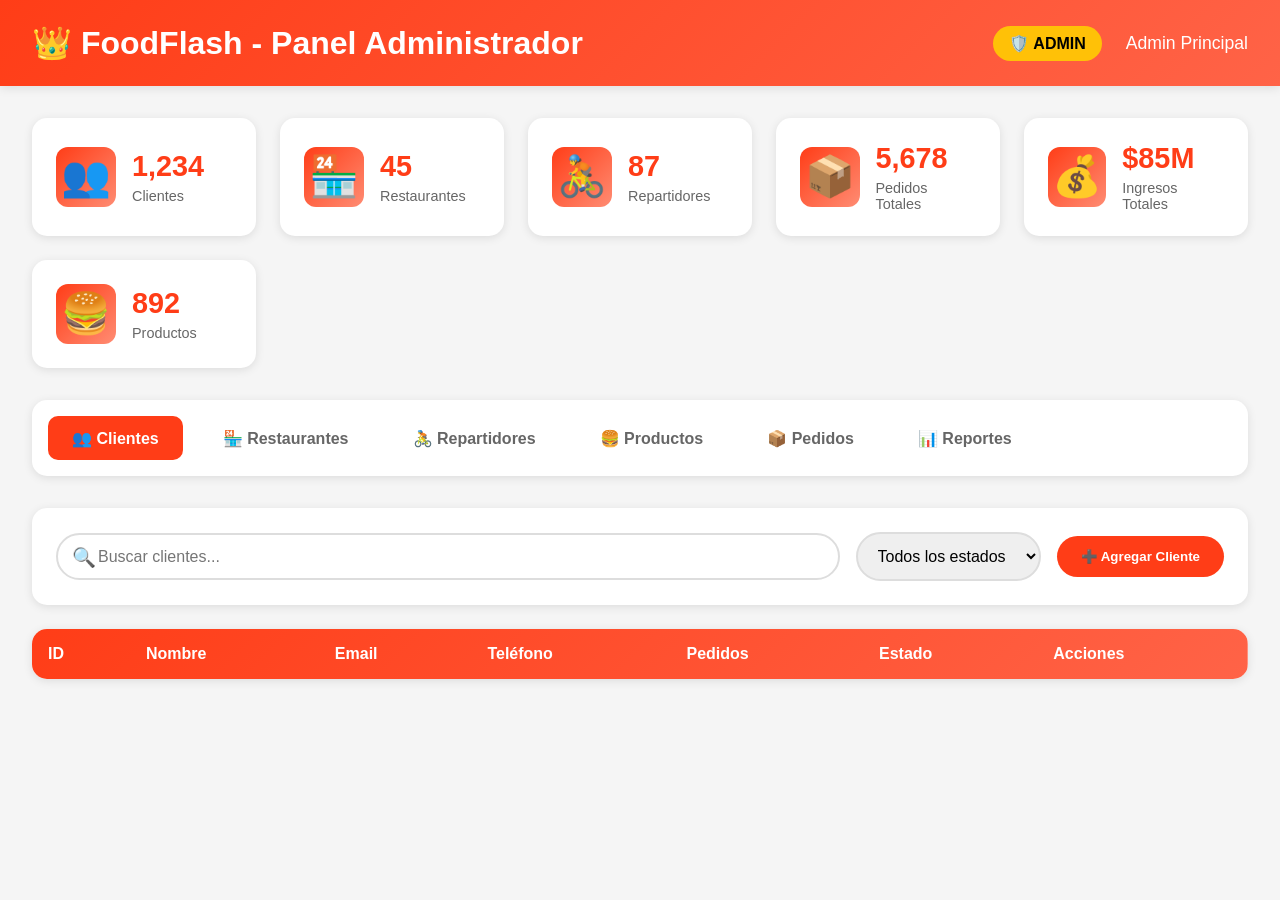
<file: administrador/admin.html>
<!DOCTYPE html>
<html lang="es">
<head>
    <meta charset="UTF-8">
    <meta name="viewport" content="width=device-width, initial-scale=1.0">
    <title>FoodFlash - Panel de Administrador</title>
    <style>
        * {
            margin: 0;
            padding: 0;
            box-sizing: border-box;
        }

        body {
            font-family: 'Segoe UI', Tahoma, Geneva, Verdana, sans-serif;
            background: #f5f5f5;
            color: #333;
        }

        /* Header */
        header {
            background: linear-gradient(135deg, #FF3D17 0%, #ff6347 100%);
            color: white;
            padding: 1.5rem 0;
            box-shadow: 0 2px 10px rgba(0,0,0,0.1);
        }

        .header-content {
            max-width: 1600px;
            margin: 0 auto;
            padding: 0 2rem;
            display: flex;
            justify-content: space-between;
            align-items: center;
        }

        .logo {
            font-size: 2rem;
            font-weight: bold;
            display: flex;
            align-items: center;
            gap: 0.5rem;
        }

        .admin-info {
            display: flex;
            align-items: center;
            gap: 1.5rem;
        }

        .admin-badge {
            background: #ffc107;
            color: #000;
            padding: 0.5rem 1rem;
            border-radius: 20px;
            font-weight: bold;
        }

        /* Container */
        .container {
            max-width: 1600px;
            margin: 2rem auto;
            padding: 0 2rem;
        }

        /* Stats Grid */
        .stats-grid {
            display: grid;
            grid-template-columns: repeat(auto-fit, minmax(200px, 1fr));
            gap: 1.5rem;
            margin-bottom: 2rem;
        }

        .stat-card {
            background: white;
            padding: 1.5rem;
            border-radius: 15px;
            box-shadow: 0 2px 10px rgba(0,0,0,0.1);
            display: flex;
            align-items: center;
            gap: 1rem;
            transition: all 0.3s;
        }

        .stat-card:hover {
            transform: translateY(-5px);
            box-shadow: 0 5px 20px rgba(255, 61, 23, 0.2);
        }

        .stat-icon {
            font-size: 2.5rem;
            width: 60px;
            height: 60px;
            display: flex;
            align-items: center;
            justify-content: center;
            border-radius: 12px;
            background: linear-gradient(135deg, #FF3D17 0%, #ff8c73 100%);
        }

        .stat-info h3 {
            font-size: 1.8rem;
            color: #FF3D17;
            margin-bottom: 0.3rem;
        }

        .stat-info p {
            color: #666;
            font-size: 0.9rem;
        }

        /* Navigation */
        .nav-tabs {
            display: flex;
            gap: 1rem;
            margin-bottom: 2rem;
            flex-wrap: wrap;
            background: white;
            padding: 1rem;
            border-radius: 15px;
            box-shadow: 0 2px 10px rgba(0,0,0,0.1);
        }

        .nav-tab {
            background: transparent;
            color: #666;
            border: none;
            padding: 0.8rem 1.5rem;
            border-radius: 10px;
            cursor: pointer;
            font-weight: bold;
            transition: all 0.3s;
            font-size: 1rem;
        }

        .nav-tab:hover {
            background: #f8f9fa;
        }

        .nav-tab.active {
            background: #FF3D17;
            color: white;
        }

        /* Tab Content */
        .tab-content {
            display: none;
        }

        .tab-content.active {
            display: block;
            animation: fadeIn 0.3s;
        }

        @keyframes fadeIn {
            from { opacity: 0; transform: translateY(10px); }
            to { opacity: 1; transform: translateY(0); }
        }

        /* Search and Filter */
        .toolbar {
            background: white;
            padding: 1.5rem;
            border-radius: 15px;
            margin-bottom: 1.5rem;
            box-shadow: 0 2px 10px rgba(0,0,0,0.1);
            display: flex;
            gap: 1rem;
            flex-wrap: wrap;
            align-items: center;
        }

        .search-box {
            flex: 1;
            min-width: 250px;
            position: relative;
        }

        .search-box input {
            width: 100%;
            padding: 0.8rem 1rem 0.8rem 2.5rem;
            border: 2px solid #ddd;
            border-radius: 25px;
            font-size: 1rem;
            transition: border 0.3s;
        }

        .search-box input:focus {
            outline: none;
            border-color: #FF3D17;
        }

        .search-icon {
            position: absolute;
            left: 1rem;
            top: 50%;
            transform: translateY(-50%);
            font-size: 1.2rem;
        }

        .filter-select {
            padding: 0.8rem 1rem;
            border: 2px solid #ddd;
            border-radius: 25px;
            font-size: 1rem;
            cursor: pointer;
        }

        .btn-add {
            background: #FF3D17;
            color: white;
            padding: 0.8rem 1.5rem;
            border: none;
            border-radius: 25px;
            font-weight: bold;
            cursor: pointer;
            transition: all 0.3s;
        }

        .btn-add:hover {
            background: #e63310;
            transform: translateY(-2px);
        }

        /* Table */
        .data-table {
            background: white;
            border-radius: 15px;
            overflow: hidden;
            box-shadow: 0 2px 10px rgba(0,0,0,0.1);
        }

        table {
            width: 100%;
            border-collapse: collapse;
        }

        thead {
            background: linear-gradient(135deg, #FF3D17 0%, #ff6347 100%);
            color: white;
        }

        th {
            padding: 1rem;
            text-align: left;
            font-weight: bold;
        }

        td {
            padding: 1rem;
            border-bottom: 1px solid #f0f0f0;
        }

        tbody tr:hover {
            background: #fff5f3;
        }

        tbody tr:last-child td {
            border-bottom: none;
        }

        /* Status Badge */
        .status-badge {
            padding: 0.4rem 0.8rem;
            border-radius: 15px;
            font-size: 0.85rem;
            font-weight: bold;
            display: inline-block;
        }

        .status-active {
            background: #d4edda;
            color: #155724;
        }

        .status-blocked {
            background: #f8d7da;
            color: #721c24;
        }

        .status-pending {
            background: #fff3cd;
            color: #856404;
        }

        /* Action Buttons */
        .action-buttons {
            display: flex;
            gap: 0.5rem;
        }

        .btn-action {
            padding: 0.5rem 0.8rem;
            border: none;
            border-radius: 8px;
            cursor: pointer;
            font-size: 0.9rem;
            font-weight: bold;
            transition: all 0.3s;
        }

        .btn-edit {
            background: #17a2b8;
            color: white;
        }

        .btn-edit:hover {
            background: #138496;
            transform: scale(1.05);
        }

        .btn-block {
            background: #ffc107;
            color: #000;
        }

        .btn-block:hover {
            background: #e0a800;
            transform: scale(1.05);
        }

        .btn-delete {
            background: #dc3545;
            color: white;
        }

        .btn-delete:hover {
            background: #c82333;
            transform: scale(1.05);
        }

        .btn-activate {
            background: #28a745;
            color: white;
        }

        .btn-activate:hover {
            background: #218838;
            transform: scale(1.05);
        }

        /* Modal */
        .modal {
            display: none;
            position: fixed;
            top: 0;
            left: 0;
            width: 100%;
            height: 100%;
            background: rgba(0,0,0,0.7);
            z-index: 1000;
            overflow-y: auto;
        }

        .modal-content {
            background: white;
            max-width: 600px;
            margin: 50px auto;
            padding: 2rem;
            border-radius: 15px;
            position: relative;
        }

        .modal-close {
            position: absolute;
            top: 1rem;
            right: 1rem;
            font-size: 2rem;
            cursor: pointer;
            color: #FF3D17;
            background: none;
            border: none;
        }

        .form-group {
            margin-bottom: 1.5rem;
        }

        .form-group label {
            display: block;
            margin-bottom: 0.5rem;
            font-weight: bold;
            color: #333;
        }

        .form-group input,
        .form-group select,
        .form-group textarea {
            width: 100%;
            padding: 0.8rem;
            border: 2px solid #ddd;
            border-radius: 10px;
            font-size: 1rem;
            transition: border 0.3s;
        }

        .form-group input:focus,
        .form-group select:focus,
        .form-group textarea:focus {
            outline: none;
            border-color: #FF3D17;
        }

        .btn-submit {
            width: 100%;
            background: #FF3D17;
            color: white;
            padding: 1rem;
            border: none;
            border-radius: 10px;
            font-size: 1.1rem;
            font-weight: bold;
            cursor: pointer;
            transition: all 0.3s;
        }

        .btn-submit:hover {
            background: #e63310;
        }

        /* Card View for Mobile */
        .card-view {
            display: none;
        }

        .user-card {
            background: white;
            padding: 1.5rem;
            border-radius: 15px;
            box-shadow: 0 2px 10px rgba(0,0,0,0.1);
            margin-bottom: 1rem;
        }

        .user-card-header {
            display: flex;
            justify-content: space-between;
            align-items: center;
            margin-bottom: 1rem;
            padding-bottom: 1rem;
            border-bottom: 2px solid #f0f0f0;
        }

        .user-card-info {
            display: grid;
            gap: 0.8rem;
            margin-bottom: 1rem;
        }

        /* Responsive */
        @media (max-width: 968px) {
            .data-table {
                display: none;
            }

            .card-view {
                display: block;
            }

            .stats-grid {
                grid-template-columns: repeat(2, 1fr);
            }

            .nav-tabs {
                flex-direction: column;
            }

            .toolbar {
                flex-direction: column;
            }

            .search-box {
                width: 100%;
            }
        }

        @media (max-width: 576px) {
            .stats-grid {
                grid-template-columns: 1fr;
            }
        }
    </style>
</head>
<body>
    <!-- Header -->
    <header>
        <div class="header-content">
            <div class="logo">👑 FoodFlash - Panel Administrador</div>
            <div class="admin-info">
                <div class="admin-badge">🛡️ ADMIN</div>
                <div style="font-size: 1.1rem;">Admin Principal</div>
            </div>
        </div>
    </header>

    <!-- Container -->
    <div class="container">
        <!-- Stats -->
        <div class="stats-grid">
            <div class="stat-card">
                <div class="stat-icon">👥</div>
                <div class="stat-info">
                    <h3 id="total-customers">1,234</h3>
                    <p>Clientes</p>
                </div>
            </div>
            <div class="stat-card">
                <div class="stat-icon">🏪</div>
                <div class="stat-info">
                    <h3 id="total-restaurants">45</h3>
                    <p>Restaurantes</p>
                </div>
            </div>
            <div class="stat-card">
                <div class="stat-icon">🚴</div>
                <div class="stat-info">
                    <h3 id="total-drivers">87</h3>
                    <p>Repartidores</p>
                </div>
            </div>
            <div class="stat-card">
                <div class="stat-icon">📦</div>
                <div class="stat-info">
                    <h3 id="total-orders">5,678</h3>
                    <p>Pedidos Totales</p>
                </div>
            </div>
            <div class="stat-card">
                <div class="stat-icon">💰</div>
                <div class="stat-info">
                    <h3>$85M</h3>
                    <p>Ingresos Totales</p>
                </div>
            </div>
            <div class="stat-card">
                <div class="stat-icon">🍔</div>
                <div class="stat-info">
                    <h3 id="total-products">892</h3>
                    <p>Productos</p>
                </div>
            </div>
        </div>

        <!-- Navigation -->
        <div class="nav-tabs">
            <button class="nav-tab active" onclick="showTab('customers')">👥 Clientes</button>
            <button class="nav-tab" onclick="showTab('restaurants')">🏪 Restaurantes</button>
            <button class="nav-tab" onclick="showTab('drivers')">🚴 Repartidores</button>
            <button class="nav-tab" onclick="showTab('products')">🍔 Productos</button>
            <button class="nav-tab" onclick="showTab('orders')">📦 Pedidos</button>
            <button class="nav-tab" onclick="showTab('reports')">📊 Reportes</button>
        </div>

        <!-- Customers Tab -->
        <div id="customers-tab" class="tab-content active">
            <div class="toolbar">
                <div class="search-box">
                    <span class="search-icon">🔍</span>
                    <input type="text" placeholder="Buscar clientes..." onkeyup="searchTable('customers-table', this.value)">
                </div>
                <select class="filter-select" onchange="filterByStatus('customers', this.value)">
                    <option value="all">Todos los estados</option>
                    <option value="active">Activos</option>
                    <option value="blocked">Bloqueados</option>
                </select>
                <button class="btn-add" onclick="openModal('customer')">➕ Agregar Cliente</button>
            </div>

            <div class="data-table">
                <table id="customers-table">
                    <thead>
                        <tr>
                            <th>ID</th>
                            <th>Nombre</th>
                            <th>Email</th>
                            <th>Teléfono</th>
                            <th>Pedidos</th>
                            <th>Estado</th>
                            <th>Acciones</th>
                        </tr>
                    </thead>
                    <tbody id="customers-tbody"></tbody>
                </table>
            </div>

            <div class="card-view" id="customers-cards"></div>
        </div>

        <!-- Restaurants Tab -->
        <div id="restaurants-tab" class="tab-content">
            <div class="toolbar">
                <div class="search-box">
                    <span class="search-icon">🔍</span>
                    <input type="text" placeholder="Buscar restaurantes..." onkeyup="searchTable('restaurants-table', this.value)">
                </div>
                <select class="filter-select" onchange="filterByStatus('restaurants', this.value)">
                    <option value="all">Todos los estados</option>
                    <option value="active">Activos</option>
                    <option value="blocked">Bloqueados</option>
                </select>
                <button class="btn-add" onclick="openModal('restaurant')">➕ Agregar Restaurante</button>
            </div>

            <div class="data-table">
                <table id="restaurants-table">
                    <thead>
                        <tr>
                            <th>ID</th>
                            <th>Nombre</th>
                            <th>Categoría</th>
                            <th>Teléfono</th>
                            <th>Productos</th>
                            <th>Calificación</th>
                            <th>Estado</th>
                            <th>Acciones</th>
                        </tr>
                    </thead>
                    <tbody id="restaurants-tbody"></tbody>
                </table>
            </div>

            <div class="card-view" id="restaurants-cards"></div>
        </div>

        <!-- Drivers Tab -->
        <div id="drivers-tab" class="tab-content">
            <div class="toolbar">
                <div class="search-box">
                    <span class="search-icon">🔍</span>
                    <input type="text" placeholder="Buscar repartidores..." onkeyup="searchTable('drivers-table', this.value)">
                </div>
                <select class="filter-select" onchange="filterByStatus('drivers', this.value)">
                    <option value="all">Todos los estados</option>
                    <option value="active">Activos</option>
                    <option value="blocked">Bloqueados</option>
                </select>
                <button class="btn-add" onclick="openModal('driver')">➕ Agregar Repartidor</button>
            </div>

            <div class="data-table">
                <table id="drivers-table">
                    <thead>
                        <tr>
                            <th>ID</th>
                            <th>Nombre</th>
                            <th>Email</th>
                            <th>Teléfono</th>
                            <th>Entregas</th>
                            <th>Calificación</th>
                            <th>Estado</th>
                            <th>Acciones</th>
                        </tr>
                    </thead>
                    <tbody id="drivers-tbody"></tbody>
                </table>
            </div>

            <div class="card-view" id="drivers-cards"></div>
        </div>

        <!-- Products Tab -->
        <div id="products-tab" class="tab-content">
            <div class="toolbar">
                <div class="search-box">
                    <span class="search-icon">🔍</span>
                    <input type="text" placeholder="Buscar productos..." onkeyup="searchTable('products-table', this.value)">
                </div>
                <select class="filter-select" onchange="filterProducts(this.value)">
                    <option value="all">Todas las categorías</option>
                    <option value="hamburguesas">Hamburguesas</option>
                    <option value="pizzas">Pizzas</option>
                    <option value="mexicana">Comida Mexicana</option>
                    <option value="pollo">Pollo</option>
                    <option value="bebidas">Bebidas</option>
                </select>
            </div>

            <div class="data-table">
                <table id="products-table">
                    <thead>
                        <tr>
                            <th>ID</th>
                            <th>Producto</th>
                            <th>Restaurante</th>
                            <th>Categoría</th>
                            <th>Precio</th>
                            <th>Ventas</th>
                            <th>Estado</th>
                            <th>Acciones</th>
                        </tr>
                    </thead>
                    <tbody id="products-tbody"></tbody>
                </table>
            </div>

            <div class="card-view" id="products-cards"></div>
        </div>

        <!-- Orders Tab -->
        <div id="orders-tab" class="tab-content">
            <div class="toolbar">
                <div class="search-box">
                    <span class="search-icon">🔍</span>
                    <input type="text" placeholder="Buscar pedidos..." onkeyup="searchTable('orders-table', this.value)">
                </div>
                <select class="filter-select" onchange="filterOrders(this.value)">
                    <option value="all">Todos los estados</option>
                    <option value="pending">Pendientes</option>
                    <option value="preparing">Preparando</option>
                    <option value="delivering">En camino</option>
                    <option value="delivered">Entregados</option>
                </select>
            </div>

            <div class="data-table">
                <table id="orders-table">
                    <thead>
                        <tr>
                            <th>ID Pedido</th>
                            <th>Cliente</th>
                            <th>Restaurante</th>
                            <th>Repartidor</th>
                            <th>Total</th>
                            <th>Fecha</th>
                            <th>Estado</th>
                            <th>Acciones</th>
                        </tr>
                    </thead>
                    <tbody id="orders-tbody"></tbody>
                </table>
            </div>

            <div class="card-view" id="orders-cards"></div>
        </div>

        <!-- Reports Tab -->
        <div id="reports-tab" class="tab-content">
            <div style="background: white; padding: 2rem; border-radius: 15px; box-shadow: 0 2px 10px rgba(0,0,0,0.1);">
                <h2 style="color: #FF3D17; margin-bottom: 2rem;">📊 Reportes y Estadísticas</h2>
                
                <div class="stats-grid">
                    <div class="stat-card">
                        <div class="stat-icon">📈</div>
                        <div class="stat-info">
                            <h3>+23%</h3>
                            <p>Crecimiento Mensual</p>
                        </div>
                    </div>
                    <div class="stat-card">
                        <div class="stat-icon">⭐</div>
                        <div class="stat-info">
                            <h3>4.7</h3>
                            <p>Calificación Promedio</p>
                        </div>
                    </div>
                    <div class="stat-card">
                        <div class="stat-icon">⏱️</div>
                        <div class="stat-info">
                            <h3>28 min</h3>
                            <p>Tiempo Promedio</p>
                        </div>
                    </div>
                    <div class="stat-card">
                        <div class="stat-icon">💵</div>
                        <div class="stat-info">
                            <h3>$45K</h3>
                            <p>Ticket Promedio</p>
                        </div>
                    </div>
                </div>

                <div style="margin-top: 2rem;">
                    <h3 style="margin-bottom: 1rem;">Top 5 Restaurantes</h3>
                    <div id="top-restaurants"></div>
                </div>

                <div style="margin-top: 2rem;">
                    <h3 style="margin-bottom: 1rem;">Top 5 Productos Más Vendidos</h3>
                    <div id="top-products"></div>
                </div>
            </div>
        </div>
    </div>

    <!-- Modal -->
    <div class="modal" id="main-modal">
        <div class="modal-content">
            <button class="modal-close" onclick="closeModal()">×</button>
            <h2 style="color: #FF3D17; margin-bottom: 1.5rem;" id="modal-title">Agregar Usuario</h2>
            <form id="main-form" onsubmit="handleSubmit(event)">
                <div id="form-fields"></div>
                <button type="submit" class="btn-submit">💾 Guardar</button>
            </form>
        </div>
    </div>
</file>
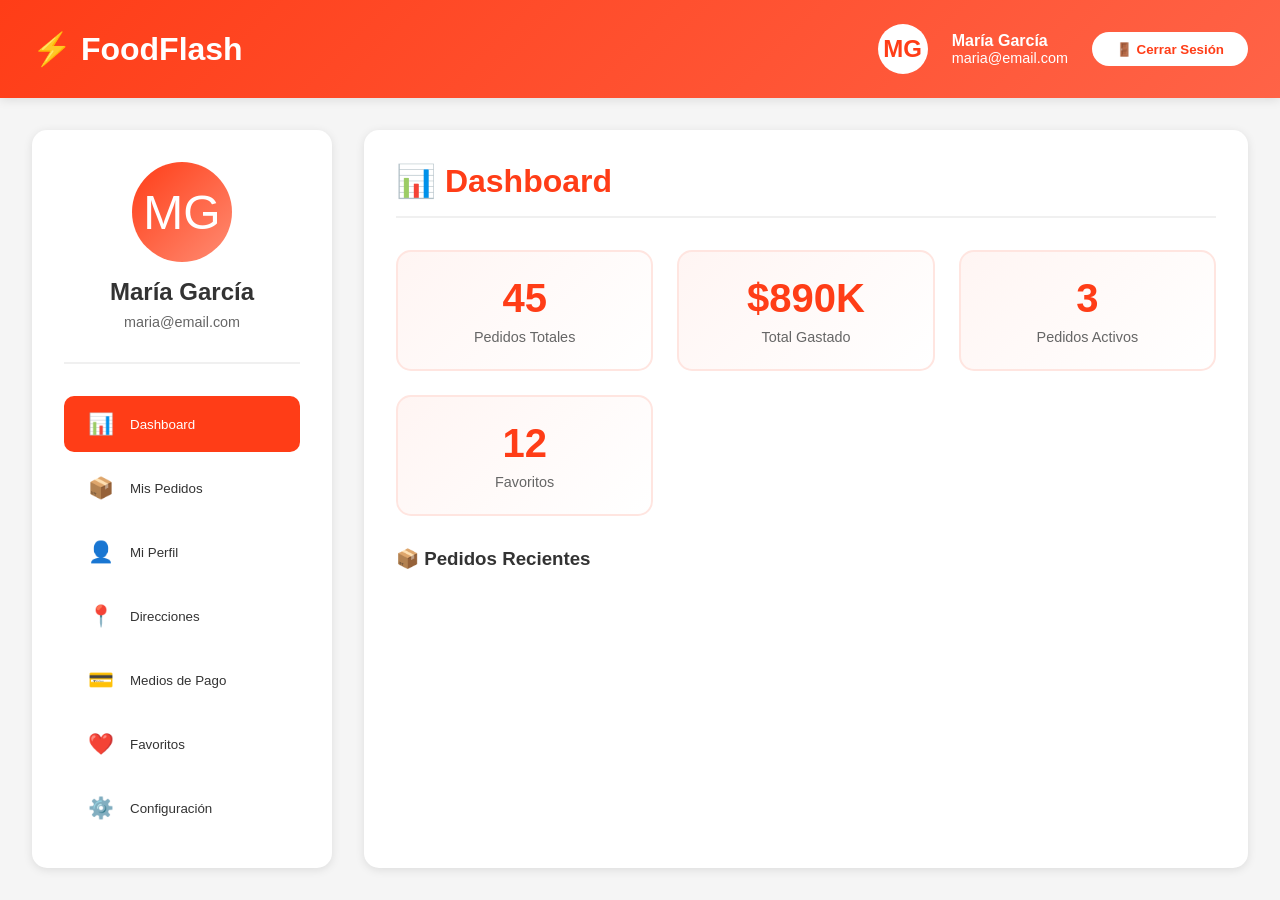
<file: cliente/cliente.html>
<!DOCTYPE html>
<html lang="es">
<head>
    <meta charset="UTF-8">
    <meta name="viewport" content="width=device-width, initial-scale=1.0">
    <title>FoodFlash - Mi Cuenta</title>
    <style>
        * {
            margin: 0;
            padding: 0;
            box-sizing: border-box;
        }

        body {
            font-family: 'Segoe UI', Tahoma, Geneva, Verdana, sans-serif;
            background: #f5f5f5;
            color: #333;
        }

        /* Header */
        header {
            background: linear-gradient(135deg, #FF3D17 0%, #ff6347 100%);
            color: white;
            padding: 1.5rem 0;
            box-shadow: 0 2px 10px rgba(0,0,0,0.1);
        }

        .header-content {
            max-width: 1400px;
            margin: 0 auto;
            padding: 0 2rem;
            display: flex;
            justify-content: space-between;
            align-items: center;
        }

        .logo {
            font-size: 2rem;
            font-weight: bold;
            display: flex;
            align-items: center;
            gap: 0.5rem;
            cursor: pointer;
        }

        .user-header {
            display: flex;
            align-items: center;
            gap: 1.5rem;
        }

        .user-avatar {
            width: 50px;
            height: 50px;
            background: white;
            color: #FF3D17;
            border-radius: 50%;
            display: flex;
            align-items: center;
            justify-content: center;
            font-size: 1.5rem;
            font-weight: bold;
        }

        .logout-btn {
            background: white;
            color: #FF3D17;
            padding: 0.6rem 1.5rem;
            border-radius: 25px;
            border: none;
            font-weight: bold;
            cursor: pointer;
            transition: all 0.3s;
        }

        .logout-btn:hover {
            transform: scale(1.05);
        }

        /* Container */
        .container {
            max-width: 1400px;
            margin: 2rem auto;
            padding: 0 2rem;
            display: grid;
            grid-template-columns: 300px 1fr;
            gap: 2rem;
        }

        /* Sidebar */
        .sidebar {
            background: white;
            border-radius: 15px;
            padding: 2rem;
            box-shadow: 0 2px 10px rgba(0,0,0,0.1);
            height: fit-content;
        }

        .profile-section {
            text-align: center;
            padding-bottom: 2rem;
            border-bottom: 2px solid #f0f0f0;
            margin-bottom: 2rem;
        }

        .profile-avatar {
            width: 100px;
            height: 100px;
            background: linear-gradient(135deg, #FF3D17 0%, #ff8c73 100%);
            color: white;
            border-radius: 50%;
            display: flex;
            align-items: center;
            justify-content: center;
            font-size: 3rem;
            margin: 0 auto 1rem;
        }

        .profile-name {
            font-size: 1.5rem;
            font-weight: bold;
            margin-bottom: 0.5rem;
        }

        .profile-email {
            color: #666;
            font-size: 0.9rem;
        }

        .menu-nav {
            display: flex;
            flex-direction: column;
            gap: 0.5rem;
        }

        .menu-item {
            padding: 1rem 1.5rem;
            border-radius: 10px;
            cursor: pointer;
            transition: all 0.3s;
            display: flex;
            align-items: center;
            gap: 1rem;
            font-weight: 500;
            background: transparent;
            border: none;
            text-align: left;
            width: 100%;
            color: #333;
        }

        .menu-item:hover {
            background: #fff5f3;
            color: #FF3D17;
        }

        .menu-item.active {
            background: #FF3D17;
            color: white;
        }

        .menu-icon {
            font-size: 1.3rem;
        }

        /* Main Content */
        .main-content {
            background: white;
            border-radius: 15px;
            padding: 2rem;
            box-shadow: 0 2px 10px rgba(0,0,0,0.1);
            min-height: 600px;
        }

        .content-section {
            display: none;
        }

        .content-section.active {
            display: block;
            animation: fadeIn 0.3s;
        }

        @keyframes fadeIn {
            from { opacity: 0; transform: translateY(10px); }
            to { opacity: 1; transform: translateY(0); }
        }

        .section-header {
            display: flex;
            justify-content: space-between;
            align-items: center;
            margin-bottom: 2rem;
            padding-bottom: 1rem;
            border-bottom: 2px solid #f0f0f0;
        }

        .section-title {
            font-size: 2rem;
            color: #FF3D17;
        }

        /* Stats Cards */
        .stats-grid {
            display: grid;
            grid-template-columns: repeat(auto-fit, minmax(200px, 1fr));
            gap: 1.5rem;
            margin-bottom: 2rem;
        }

        .stat-card {
            background: linear-gradient(135deg, #fff5f3 0%, #ffffff 100%);
            padding: 1.5rem;
            border-radius: 15px;
            border: 2px solid #FFE5E0;
            text-align: center;
        }

        .stat-number {
            font-size: 2.5rem;
            color: #FF3D17;
            font-weight: bold;
            margin-bottom: 0.5rem;
        }

        .stat-label {
            color: #666;
            font-size: 0.9rem;
        }

        /* Order Card */
        .order-card {
            background: #f8f9fa;
            border-radius: 15px;
            padding: 1.5rem;
            margin-bottom: 1.5rem;
            border: 2px solid #e9ecef;
            transition: all 0.3s;
        }

        .order-card:hover {
            border-color: #FF3D17;
            box-shadow: 0 5px 15px rgba(255, 61, 23, 0.1);
        }

        .order-header {
            display: flex;
            justify-content: space-between;
            align-items: center;
            margin-bottom: 1rem;
            padding-bottom: 1rem;
            border-bottom: 2px solid #dee2e6;
        }

        .order-id {
            font-size: 1.2rem;
            font-weight: bold;
        }

        .order-date {
            color: #666;
            font-size: 0.9rem;
        }

        .order-status {
            padding: 0.4rem 1rem;
            border-radius: 20px;
            font-weight: bold;
            font-size: 0.85rem;
        }

        .status-delivered { background: #d4edda; color: #155724; }
        .status-cancelled { background: #f8d7da; color: #721c24; }
        .status-pending { background: #fff3cd; color: #856404; }

        .order-details {
            display: grid;
            gap: 1rem;
        }

        .order-items {
            display: flex;
            flex-direction: column;
            gap: 0.5rem;
        }

        .order-item {
            display: flex;
            justify-content: space-between;
            padding: 0.5rem;
            background: white;
            border-radius: 8px;
        }

        .order-total {
            text-align: right;
            font-size: 1.3rem;
            font-weight: bold;
            color: #FF3D17;
            margin-top: 1rem;
        }

        .order-actions {
            display: flex;
            gap: 1rem;
            margin-top: 1rem;
        }

        /* Form */
        .form-grid {
            display: grid;
            grid-template-columns: repeat(auto-fit, minmax(300px, 1fr));
            gap: 1.5rem;
        }

        .form-group {
            margin-bottom: 1.5rem;
        }

        .form-group label {
            display: block;
            margin-bottom: 0.5rem;
            font-weight: bold;
            color: #333;
        }

        .form-group input,
        .form-group select,
        .form-group textarea {
            width: 100%;
            padding: 0.8rem;
            border: 2px solid #ddd;
            border-radius: 10px;
            font-size: 1rem;
            transition: border 0.3s;
        }

        .form-group input:focus,
        .form-group select:focus,
        .form-group textarea:focus {
            outline: none;
            border-color: #FF3D17;
        }

        /* Buttons */
        .btn {
            padding: 0.8rem 2rem;
            border: none;
            border-radius: 25px;
            font-weight: bold;
            cursor: pointer;
            transition: all 0.3s;
            font-size: 1rem;
        }

        .btn-primary {
            background: #FF3D17;
            color: white;
        }

        .btn-primary:hover {
            background: #e63310;
            transform: translateY(-2px);
        }

        .btn-secondary {
            background: #6c757d;
            color: white;
        }

        .btn-secondary:hover {
            background: #5a6268;
        }

        .btn-outline {
            background: transparent;
            color: #FF3D17;
            border: 2px solid #FF3D17;
        }

        .btn-outline:hover {
            background: #FF3D17;
            color: white;
        }

        /* Payment Methods */
        .payment-cards {
            display: grid;
            gap: 1.5rem;
        }

        .payment-card {
            background: linear-gradient(135deg, #FF3D17 0%, #ff6347 100%);
            color: white;
            padding: 2rem;
            border-radius: 15px;
            position: relative;
            min-height: 200px;
            display: flex;
            flex-direction: column;
            justify-content: space-between;
        }

        .card-type {
            font-size: 2rem;
            margin-bottom: 1rem;
        }

        .card-number {
            font-size: 1.5rem;
            letter-spacing: 3px;
            margin: 1rem 0;
        }

        .card-footer {
            display: flex;
            justify-content: space-between;
            align-items: end;
        }

        .card-holder {
            font-size: 0.9rem;
        }

        .card-expiry {
            font-size: 1rem;
        }

        .card-actions {
            position: absolute;
            top: 1rem;
            right: 1rem;
            display: flex;
            gap: 0.5rem;
        }

        .card-action-btn {
            background: rgba(255,255,255,0.2);
            border: none;
            color: white;
            padding: 0.5rem;
            border-radius: 8px;
            cursor: pointer;
            transition: all 0.3s;
        }

        .card-action-btn:hover {
            background: rgba(255,255,255,0.3);
        }

        /* Address Card */
        .address-card {
            background: #f8f9fa;
            border: 2px solid #e9ecef;
            border-radius: 15px;
            padding: 1.5rem;
            margin-bottom: 1rem;
            position: relative;
        }

        .address-card.default {
            border-color: #FF3D17;
            background: #fff5f3;
        }

        .default-badge {
            position: absolute;
            top: 1rem;
            right: 1rem;
            background: #FF3D17;
            color: white;
            padding: 0.3rem 0.8rem;
            border-radius: 15px;
            font-size: 0.8rem;
            font-weight: bold;
        }

        .address-actions {
            display: flex;
            gap: 1rem;
            margin-top: 1rem;
        }

        /* Modal */
        .modal {
            display: none;
            position: fixed;
            top: 0;
            left: 0;
            width: 100%;
            height: 100%;
            background: rgba(0,0,0,0.7);
            z-index: 1000;
            overflow-y: auto;
        }

        .modal-content {
            background: white;
            max-width: 600px;
            margin: 50px auto;
            padding: 2rem;
            border-radius: 15px;
            position: relative;
        }

        .modal-close {
            position: absolute;
            top: 1rem;
            right: 1rem;
            font-size: 2rem;
            cursor: pointer;
            color: #FF3D17;
            background: none;
            border: none;
        }

        /* Empty State */
        .empty-state {
            text-align: center;
            padding: 3rem;
            color: #666;
        }

        .empty-icon {
            font-size: 4rem;
            margin-bottom: 1rem;
        }

        /* Responsive */
        @media (max-width: 968px) {
            .container {
                grid-template-columns: 1fr;
            }

            .sidebar {
                display: none;
            }

            .stats-grid {
                grid-template-columns: repeat(2, 1fr);
            }
        }

        @media (max-width: 576px) {
            .stats-grid {
                grid-template-columns: 1fr;
            }

            .form-grid {
                grid-template-columns: 1fr;
            }
        }
    </style>
</head>
<body>
    <!-- Header -->
    <header>
        <div class="header-content">
            <div class="logo" onclick="window.location.href='#'">⚡ FoodFlash</div>
            <div class="user-header">
                <div class="user-avatar">MG</div>
                <div>
                    <div style="font-weight: bold;">María García</div>
                    <div style="font-size: 0.9rem;">maria@email.com</div>
                </div>
                <button class="logout-btn">🚪 Cerrar Sesión</button>
            </div>
        </div>
    </header>

    <!-- Container -->
    <div class="container">
        <!-- Sidebar -->
        <aside class="sidebar">
            <div class="profile-section">
                <div class="profile-avatar">MG</div>
                <div class="profile-name">María García</div>
                <div class="profile-email">maria@email.com</div>
            </div>

            <nav class="menu-nav">
                <button class="menu-item active" onclick="showSection('dashboard')">
                    <span class="menu-icon">📊</span>
                    <span>Dashboard</span>
                </button>
                <button class="menu-item" onclick="showSection('orders')">
                    <span class="menu-icon">📦</span>
                    <span>Mis Pedidos</span>
                </button>
                <button class="menu-item" onclick="showSection('profile')">
                    <span class="menu-icon">👤</span>
                    <span>Mi Perfil</span>
                </button>
                <button class="menu-item" onclick="showSection('addresses')">
                    <span class="menu-icon">📍</span>
                    <span>Direcciones</span>
                </button>
                <button class="menu-item" onclick="showSection('payments')">
                    <span class="menu-icon">💳</span>
                    <span>Medios de Pago</span>
                </button>
                <button class="menu-item" onclick="showSection('favorites')">
                    <span class="menu-icon">❤️</span>
                    <span>Favoritos</span>
                </button>
                <button class="menu-item" onclick="showSection('settings')">
                    <span class="menu-icon">⚙️</span>
                    <span>Configuración</span>
                </button>
            </nav>
        </aside>

        <!-- Main Content -->
        <main class="main-content">
            <!-- Dashboard -->
            <section id="dashboard-section" class="content-section active">
                <div class="section-header">
                    <h1 class="section-title">📊 Dashboard</h1>
                </div>

                <div class="stats-grid">
                    <div class="stat-card">
                        <div class="stat-number">45</div>
                        <div class="stat-label">Pedidos Totales</div>
                    </div>
                    <div class="stat-card">
                        <div class="stat-number">$890K</div>
                        <div class="stat-label">Total Gastado</div>
                    </div>
                    <div class="stat-card">
                        <div class="stat-number">3</div>
                        <div class="stat-label">Pedidos Activos</div>
                    </div>
                    <div class="stat-card">
                        <div class="stat-number">12</div>
                        <div class="stat-label">Favoritos</div>
                    </div>
                </div>

                <h3 style="margin-bottom: 1rem; color: #333;">📦 Pedidos Recientes</h3>
                <div id="recent-orders"></div>
            </section>

            <!-- Orders -->
            <section id="orders-section" class="content-section">
                <div class="section-header">
                    <h1 class="section-title">📦 Mis Pedidos</h1>
                    <div style="display: flex; gap: 1rem;">
                        <select class="form-group" style="padding: 0.5rem 1rem; border-radius: 20px; border: 2px solid #ddd;" onchange="filterOrders(this.value)">
                            <option value="all">Todos</option>
                            <option value="delivered">Entregados</option>
                            <option value="cancelled">Cancelados</option>
                            <option value="pending">Pendientes</option>
                        </select>
                    </div>
                </div>
                <div id="all-orders"></div>
            </section>

            <!-- Profile -->
            <section id="profile-section" class="content-section">
                <div class="section-header">
                    <h1 class="section-title">👤 Mi Perfil</h1>
                </div>

                <form onsubmit="saveProfile(event)">
                    <div class="form-grid">
                        <div class="form-group">
                            <label>Nombre Completo:</label>
                            <input type="text" id="profile-name" value="María García" required>
                        </div>
                        <div class="form-group">
                            <label>Email:</label>
                            <input type="email" id="profile-email" value="maria@email.com" required>
                        </div>
                        <div class="form-group">
                            <label>Teléfono:</label>
                            <input type="tel" id="profile-phone" value="+57 321 456 7890" required>
                        </div>
                        <div class="form-group">
                            <label>Fecha de Nacimiento:</label>
                            <input type="date" id="profile-dob" value="1990-05-15">
                        </div>
                    </div>

                    <div style="margin-top: 2rem;">
                        <h3 style="margin-bottom: 1rem; color: #333;">🔒 Cambiar Contraseña</h3>
                        <div class="form-grid">
                            <div class="form-group">
                                <label>Contraseña Actual:</label>
                                <input type="password" id="current-password">
                            </div>
                            <div class="form-group">
                                <label>Nueva Contraseña:</label>
                                <input type="password" id="new-password">
                            </div>
                            <div class="form-group">
                                <label>Confirmar Contraseña:</label>
                                <input type="password" id="confirm-password">
                            </div>
                        </div>
                    </div>

                    <div style="display: flex; gap: 1rem; margin-top: 2rem;">
                        <button type="submit" class="btn btn-primary">💾 Guardar Cambios</button>
                        <button type="button" class="btn btn-secondary">❌ Cancelar</button>
                    </div>
                </form>
            </section>

            <!-- Addresses -->
            <section id="addresses-section" class="content-section">
                <div class="section-header">
                    <h1 class="section-title">📍 Mis Direcciones</h1>
                    <button class="btn btn-primary" onclick="openAddressModal()">➕ Agregar Dirección</button>
                </div>

                <div id="addresses-list"></div>
            </section>

            <!-- Payments -->
            <section id="payments-section" class="content-section">
                <div class="section-header">
                    <h1 class="section-title">💳 Medios de Pago</h1>
                    <button class="btn btn-primary" onclick="openPaymentModal()">➕ Agregar Tarjeta</button>
                </div>

                <div class="payment-cards" id="payment-cards"></div>
            </section>

            <!-- Favorites -->
            <section id="favorites-section" class="content-section">
                <div class="section-header">
                    <h1 class="section-title">❤️ Mis Favoritos</h1>
                </div>

                <div id="favorites-list"></div>
            </section>

            <!-- Settings -->
            <section id="settings-section" class="content-section">
                <div class="section-header">
                    <h1 class="section-title">⚙️ Configuración</h1>
                </div>

                <div style="background: #f8f9fa; padding: 1.5rem; border-radius: 15px; margin-bottom: 1.5rem;">
                    <h3 style="margin-bottom: 1rem; color: #333;">🔔 Notificaciones</h3>
                    <div style="display: flex; flex-direction: column; gap: 1rem;">
                        <label style="display: flex; justify-content: space-between; align-items: center;">
                            <span>Pedidos y Entregas</span>
                            <input type="checkbox" checked style="width: 20px; height: 20px;">
                        </label>
                        <label style="display: flex; justify-content: space-between; align-items: center;">
                            <span>Ofertas y Promociones</span>
                            <input type="checkbox" checked style="width: 20px; height: 20px;">
                        </label>
                        <label style="display: flex; justify-content: space-between; align-items: center;">
                            <span>Novedades de Restaurantes</span>
                            <input type="checkbox" style="width: 20px; height: 20px;">
                        </label>
                    </div>
                </div>

                <div style="background: #f8f9fa; padding: 1.5rem; border-radius: 15px; margin-bottom: 1.5rem;">
                    <h3 style="margin-bottom: 1rem; color: #333;">🌍 Preferencias</h3>
                    <div class="form-group">
                        <label>Idioma:</label>
                        <select>
                            <option>Español</option>
                            <option>English</option>
                        </select>
                    </div>
                    <div class="form-group">
                        <label>Moneda:</label>
                        <select>
                            <option>Peso Colombiano (COP)</option>
                            <option>Dólar (USD)</option>
                        </select>
                    </div>
                </div>

                <div style="background: #fff5f3; border: 2px solid #FF3D17; padding: 1.5rem; border-radius: 15px;">
                    <h3 style="margin-bottom: 1rem; color: #FF3D17;">⚠️ Zona de Peligro</h3>
                    <p style="color: #666; margin-bottom: 1rem;">Las siguientes acciones son permanentes y no se pueden deshacer.</p>
                    <button class="btn btn-outline">🗑️ Eliminar Mi Cuenta</button>
                </div>
            </section>
        </main>
    </div>

    <!-- Modal Address -->
    <div class="modal" id="address-modal">
        <div class="modal-content">
            <button class="modal-close" onclick="closeAddressModal()">×</button>
            <h2 style="color: #FF3D17; margin-bottom: 1.5rem;">Agregar Dirección</h2>
            <form onsubmit="saveAddress(event)">
                <div class="form-group">
                    <label>Nombre de la Dirección:</label>
                    <input type="text" placeholder="Ej: Casa, Oficina" required>
                </div>
                <div class="form-group">
                    <label>Dirección Completa:</label>
                    <input type="text" placeholder="Calle, número, barrio" required>
                </div>
                <div class="form-group">
                    <label>Ciudad:</label>
                    <input type="text" value="Cali" required>
                </div>
                <div class="form-group">
                    <label>Instrucciones Adicionales:</label>
                    <textarea rows="3" placeholder="Apartamento, piso, indicaciones..."></textarea>
                </div>
                <div class="form-group">
                    <label style="display: flex; align-items: center; gap: 0.5rem;">
                        <input type="checkbox">
                        Establecer como dirección predeterminada
                    </label>
                </div>
                <button type="submit" class="btn btn-primary" style="width: 100%;">💾 Guardar Dirección</button>
            </form>
        </div>
    </div>

    <!-- Modal Payment -->
    <div class="modal" id="payment-modal">
        <div class="modal-content">
            <button class="modal-close" onclick="closePaymentModal()">×</button>
            <h2 style="color: #FF3D17; margin-bottom: 1.5rem;">Agregar Tarjeta</h2>
            <form onsubmit="savePayment(event)">
                <div class="form-group">
                    <label>Número de Tarjeta:</label>
                    <input type="text" placeholder="**** **** **** ****" maxlength="19" required>
                </div>
                <div class="form-grid">
                    <div class="form-group">
                        <label>Fecha de Vencimiento:</label>
                        <input type="text" placeholder="MM/AA" maxlength="5" required>
                    </div>
                    <div class="form-group">
                        <label>CVV:</label>
                        <input type="text" placeholder="***" maxlength="3" required>
                    </div>
                </div>
                <div class="form-group">
                    <label>Nombre en la Tarjeta:</label>
                    <input type="text" placeholder="Como aparece en la tarjeta" required>
                </div>
                <div class="form-group">
                    <label>Tipo de Tarjeta:</label>
                    <select required>
                        <option value="">Seleccionar</option>
                        <option>Visa</option>
                        <option>Mastercard</option>
                        <option>American Express</option>
                    </select>
                </div>
                <button type="submit" class="btn btn-primary" style="width: 100%;">💾 Guardar Tarjeta</button>
            </form>
        </div>
    </div>

    <script>
        // Data
        let orders = [
            {
                id: 'PD-001',
                restaurant: 'La Esquina del Sabor',
                date: '2024-11-03',
                time: '14:30',
                status: 'delivered',
                items: [
                    { name: 'Hamburguesa Clásica', quantity: 2, price: 15000 },
                    { name: 'Papas Fritas', quantity: 1, price: 8000 },
                    { name: 'Coca-Cola', quantity: 2, price: 4000 }
                ],
                total: 46000,
                rating: 5
            },
            {
                id: 'PD-002',
                restaurant: 'Pizza Palace',
                date: '2024-11-02',
                time: '19:15',
                status: 'delivered',
                items: [
                    { name: 'Pizza Pepperoni', quantity: 1, price: 25000 },
                    { name: 'Limonada', quantity: 2, price: 5000 }
                ],
                total: 35000,
                rating: 4
            },
            {
                id: '
</file>
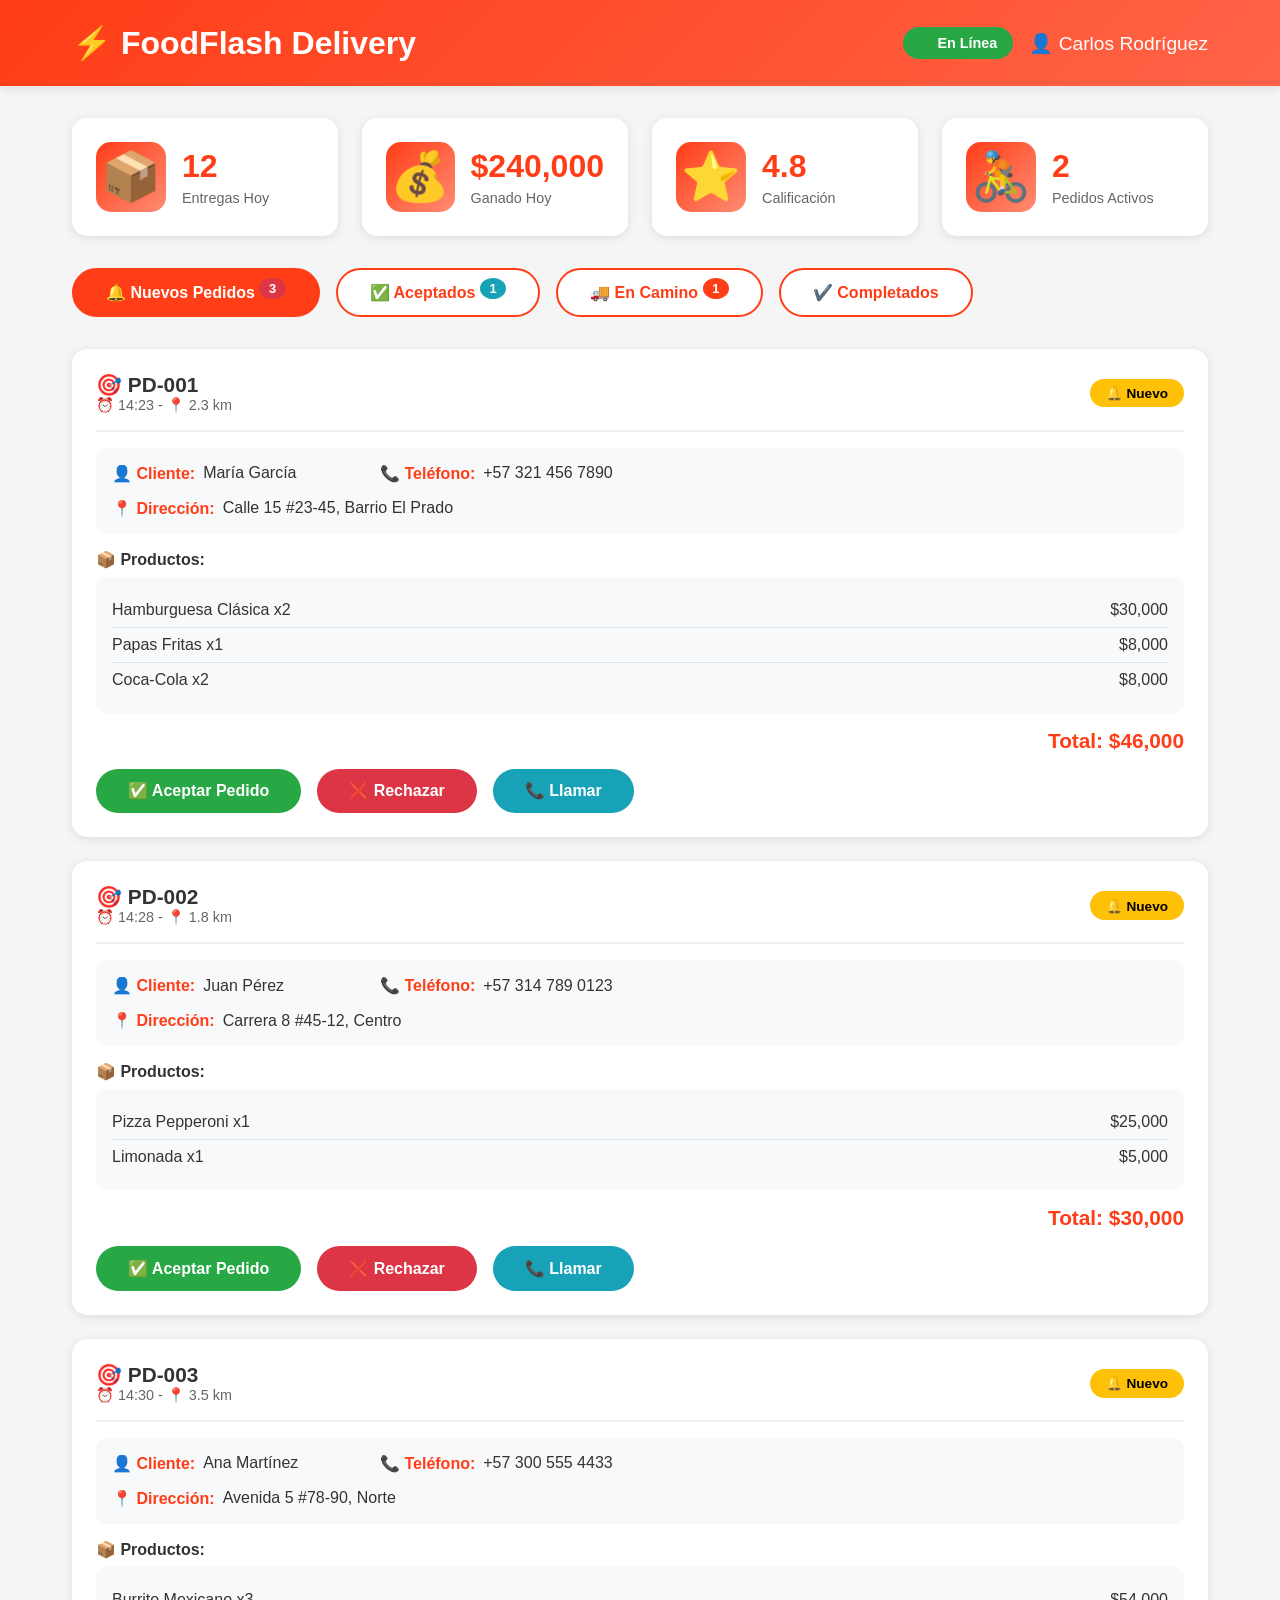
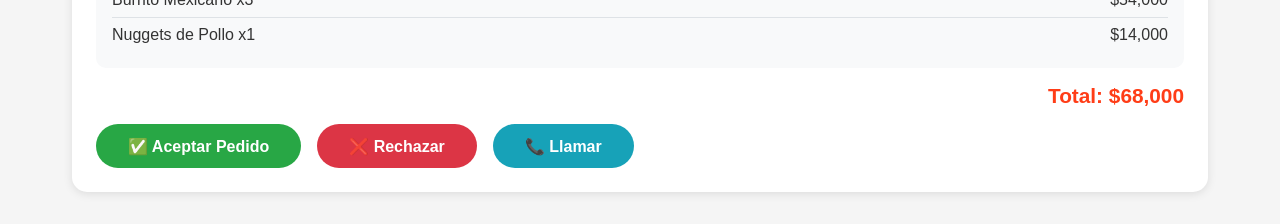
<file: repartidor/repartidor.html>
<!DOCTYPE html>
<html lang="es">
<head>
    <meta charset="UTF-8">
    <meta name="viewport" content="width=device-width, initial-scale=1.0">
    <title>FoodFlash - Panel del Repartidor</title>
    <style>
        * {
            margin: 0;
            padding: 0;
            box-sizing: border-box;
        }

        body {
            font-family: 'Segoe UI', Tahoma, Geneva, Verdana, sans-serif;
            background: #f5f5f5;
            color: #333;
        }

        /* Header */
        header {
            background: linear-gradient(135deg, #FF3D17 0%, #ff6347 100%);
            color: white;
            padding: 1.5rem 0;
            box-shadow: 0 2px 10px rgba(0,0,0,0.1);
        }

        .header-content {
            max-width: 1200px;
            margin: 0 auto;
            padding: 0 2rem;
            display: flex;
            justify-content: space-between;
            align-items: center;
        }

        .logo {
            font-size: 2rem;
            font-weight: bold;
            display: flex;
            align-items: center;
            gap: 0.5rem;
        }

        .user-info {
            display: flex;
            align-items: center;
            gap: 1rem;
        }

        .status-badge {
            background: #28a745;
            padding: 0.5rem 1rem;
            border-radius: 20px;
            font-weight: bold;
            font-size: 0.9rem;
            display: flex;
            align-items: center;
            gap: 0.5rem;
        }

        .status-badge.offline {
            background: #6c757d;
        }

        /* Main Container */
        .container {
            max-width: 1200px;
            margin: 2rem auto;
            padding: 0 2rem;
        }

        /* Stats Cards */
        .stats-grid {
            display: grid;
            grid-template-columns: repeat(auto-fit, minmax(250px, 1fr));
            gap: 1.5rem;
            margin-bottom: 2rem;
        }

        .stat-card {
            background: white;
            padding: 1.5rem;
            border-radius: 15px;
            box-shadow: 0 2px 10px rgba(0,0,0,0.1);
            display: flex;
            align-items: center;
            gap: 1rem;
        }

        .stat-icon {
            font-size: 3rem;
            width: 70px;
            height: 70px;
            display: flex;
            align-items: center;
            justify-content: center;
            border-radius: 15px;
            background: linear-gradient(135deg, #FF3D17 0%, #ff8c73 100%);
        }

        .stat-info h3 {
            font-size: 2rem;
            color: #FF3D17;
            margin-bottom: 0.3rem;
        }

        .stat-info p {
            color: #666;
            font-size: 0.9rem;
        }

        /* Tabs */
        .tabs {
            display: flex;
            gap: 1rem;
            margin-bottom: 2rem;
            flex-wrap: wrap;
        }

        .tab-btn {
            background: white;
            color: #FF3D17;
            border: 2px solid #FF3D17;
            padding: 0.8rem 2rem;
            border-radius: 25px;
            cursor: pointer;
            font-weight: bold;
            transition: all 0.3s;
            font-size: 1rem;
        }

        .tab-btn:hover {
            transform: translateY(-2px);
            box-shadow: 0 5px 15px rgba(255, 61, 23, 0.3);
        }

        .tab-btn.active {
            background: #FF3D17;
            color: white;
        }

        /* Orders Section */
        .orders-container {
            display: none;
        }

        .orders-container.active {
            display: block;
        }

        .order-card {
            background: white;
            border-radius: 15px;
            padding: 1.5rem;
            margin-bottom: 1.5rem;
            box-shadow: 0 2px 10px rgba(0,0,0,0.1);
            transition: all 0.3s;
        }

        .order-card:hover {
            box-shadow: 0 5px 20px rgba(255, 61, 23, 0.2);
        }

        .order-header {
            display: flex;
            justify-content: space-between;
            align-items: center;
            margin-bottom: 1rem;
            padding-bottom: 1rem;
            border-bottom: 2px solid #f0f0f0;
        }

        .order-id {
            font-size: 1.3rem;
            font-weight: bold;
            color: #333;
        }

        .order-time {
            color: #666;
            font-size: 0.9rem;
        }

        .order-status {
            padding: 0.4rem 1rem;
            border-radius: 20px;
            font-weight: bold;
            font-size: 0.85rem;
        }

        .status-new {
            background: #ffc107;
            color: #000;
        }

        .status-accepted {
            background: #17a2b8;
            color: white;
        }

        .status-picked {
            background: #007bff;
            color: white;
        }

        .status-delivering {
            background: #FF3D17;
            color: white;
        }

        .status-delivered {
            background: #28a745;
            color: white;
        }

        .order-details {
            margin: 1rem 0;
        }

        .customer-info {
            display: grid;
            grid-template-columns: repeat(auto-fit, minmax(200px, 1fr));
            gap: 1rem;
            margin: 1rem 0;
            padding: 1rem;
            background: #f8f9fa;
            border-radius: 10px;
        }

        .info-item {
            display: flex;
            align-items: center;
            gap: 0.5rem;
        }

        .info-item strong {
            color: #FF3D17;
        }

        .order-items {
            margin: 1rem 0;
        }

        .order-items h4 {
            margin-bottom: 0.5rem;
            color: #333;
        }

        .item-list {
            background: #f8f9fa;
            padding: 1rem;
            border-radius: 10px;
        }

        .item {
            display: flex;
            justify-content: space-between;
            padding: 0.5rem 0;
            border-bottom: 1px solid #dee2e6;
        }

        .item:last-child {
            border-bottom: none;
        }

        .order-total {
            text-align: right;
            font-size: 1.3rem;
            font-weight: bold;
            color: #FF3D17;
            margin-top: 1rem;
        }

        .order-actions {
            display: flex;
            gap: 1rem;
            margin-top: 1rem;
            flex-wrap: wrap;
        }

        .btn {
            padding: 0.8rem 2rem;
            border: none;
            border-radius: 25px;
            font-weight: bold;
            cursor: pointer;
            transition: all 0.3s;
            font-size: 1rem;
        }

        .btn-accept {
            background: #28a745;
            color: white;
        }

        .btn-accept:hover {
            background: #218838;
            transform: translateY(-2px);
        }

        .btn-reject {
            background: #dc3545;
            color: white;
        }

        .btn-reject:hover {
            background: #c82333;
            transform: translateY(-2px);
        }

        .btn-picked {
            background: #007bff;
            color: white;
        }

        .btn-picked:hover {
            background: #0056b3;
            transform: translateY(-2px);
        }

        .btn-delivering {
            background: #FF3D17;
            color: white;
        }

        .btn-delivering:hover {
            background: #e63310;
            transform: translateY(-2px);
        }

        .btn-complete {
            background: #28a745;
            color: white;
        }

        .btn-complete:hover {
            background: #218838;
            transform: translateY(-2px);
        }

        .btn-call {
            background: #17a2b8;
            color: white;
        }

        .btn-call:hover {
            background: #138496;
            transform: translateY(-2px);
        }

        .btn-navigate {
            background: #6f42c1;
            color: white;
        }

        .btn-navigate:hover {
            background: #5a32a3;
            transform: translateY(-2px);
        }

        .empty-state {
            text-align: center;
            padding: 3rem;
            color: #666;
        }

        .empty-state-icon {
            font-size: 4rem;
            margin-bottom: 1rem;
        }

        /* Notification Badge */
        .notification-badge {
            background: #dc3545;
            color: white;
            border-radius: 50%;
            padding: 0.2rem 0.6rem;
            font-size: 0.8rem;
            font-weight: bold;
            position: relative;
            top: -5px;
        }

        /* Responsive */
        @media (max-width: 768px) {
            .header-content {
                flex-direction: column;
                gap: 1rem;
                text-align: center;
            }

            .stats-grid {
                grid-template-columns: 1fr;
            }

            .order-actions {
                flex-direction: column;
            }

            .btn {
                width: 100%;
            }

            .customer-info {
                grid-template-columns: 1fr;
            }
        }

        /* Animation */
        @keyframes slideIn {
            from {
                opacity: 0;
                transform: translateY(20px);
            }
            to {
                opacity: 1;
                transform: translateY(0);
            }
        }

        .order-card {
            animation: slideIn 0.3s ease-out;
        }

        /* Sound indicator */
        .sound-indicator {
            width: 10px;
            height: 10px;
            background: #28a745;
            border-radius: 50%;
            display: inline-block;
            animation: pulse 2s infinite;
        }

        @keyframes pulse {
            0%, 100% {
                opacity: 1;
            }
            50% {
                opacity: 0.3;
            }
        }
    </style>
</head>
<body>
    <!-- Header -->
    <header>
        <div class="header-content">
            <div class="logo">⚡ FoodFlash Delivery</div>
            <div class="user-info">
                <div class="status-badge" id="status-badge">
                    <span class="sound-indicator"></span>
                    <span>En Línea</span>
                </div>
                <div style="font-size: 1.2rem;">👤 Carlos Rodríguez</div>
            </div>
        </div>
    </header>

    <!-- Main Container -->
    <div class="container">
        <!-- Stats -->
        <div class="stats-grid">
            <div class="stat-card">
                <div class="stat-icon">📦</div>
                <div class="stat-info">
                    <h3 id="total-deliveries">12</h3>
                    <p>Entregas Hoy</p>
                </div>
            </div>
            <div class="stat-card">
                <div class="stat-icon">💰</div>
                <div class="stat-info">
                    <h3 id="total-earnings">$240,000</h3>
                    <p>Ganado Hoy</p>
                </div>
            </div>
            <div class="stat-card">
                <div class="stat-icon">⭐</div>
                <div class="stat-info">
                    <h3>4.8</h3>
                    <p>Calificación</p>
                </div>
            </div>
            <div class="stat-card">
                <div class="stat-icon">🚴</div>
                <div class="stat-info">
                    <h3 id="active-orders">2</h3>
                    <p>Pedidos Activos</p>
                </div>
            </div>
        </div>

        <!-- Tabs -->
        <div class="tabs">
            <button class="tab-btn active" onclick="showTab('new')">
                🔔 Nuevos Pedidos <span class="notification-badge" id="new-count">3</span>
            </button>
            <button class="tab-btn" onclick="showTab('accepted')">
                ✅ Aceptados <span class="notification-badge" id="accepted-count" style="background: #17a2b8;">1</span>
            </button>
            <button class="tab-btn" onclick="showTab('delivering')">
                🚚 En Camino <span class="notification-badge" id="delivering-count" style="background: #FF3D17;">1</span>
            </button>
            <button class="tab-btn" onclick="showTab('completed')">
                ✔️ Completados
            </button>
        </div>

        <!-- Orders Containers -->
        <div id="new-orders" class="orders-container active"></div>
        <div id="accepted-orders" class="orders-container"></div>
        <div id="delivering-orders" class="orders-container"></div>
        <div id="completed-orders" class="orders-container"></div>
    </div>

    <script>
        // Datos de ejemplo de pedidos
        let orders = [
            {
                id: 'PD-001',
                status: 'new',
                time: '14:23',
                customer: 'María García',
                phone: '+57 321 456 7890',
                address: 'Calle 15 #23-45, Barrio El Prado',
                items: [
                    { name: 'Hamburguesa Clásica', quantity: 2, price: 15000 },
                    { name: 'Papas Fritas', quantity: 1, price: 8000 },
                    { name: 'Coca-Cola', quantity: 2, price: 4000 }
                ],
                total: 46000,
                distance: '2.3 km'
            },
            {
                id: 'PD-002',
                status: 'new',
                time: '14:28',
                customer: 'Juan Pérez',
                phone: '+57 314 789 0123',
                address: 'Carrera 8 #45-12, Centro',
                items: [
                    { name: 'Pizza Pepperoni', quantity: 1, price: 25000 },
                    { name: 'Limonada', quantity: 1, price: 5000 }
                ],
                total: 30000,
                distance: '1.8 km'
            },
            {
                id: 'PD-003',
                status: 'new',
                time: '14:30',
                customer: 'Ana Martínez',
                phone: '+57 300 555 4433',
                address: 'Avenida 5 #78-90, Norte',
                items: [
                    { name: 'Burrito Mexicano', quantity: 3, price: 18000 },
                    { name: 'Nuggets de Pollo', quantity: 1, price: 14000 }
                ],
                total: 68000,
                distance: '3.5 km'
            },
            {
                id: 'PD-004',
                status: 'accepted',
                time: '14:10',
                customer: 'Pedro López',
                phone: '+57 315 222 3344',
                address: 'Calle 50 #12-34, Sur',
                items: [
                    { name: 'Pizza Hawaiana', quantity: 1, price: 24000 },
                    { name: 'Aros de Cebolla', quantity: 1, price: 9000 }
                ],
                total: 33000,
                distance: '2.1 km'
            },
            {
                id: 'PD-005',
                status: 'delivering',
                time: '13:45',
                customer: 'Sofía Ramírez',
                phone: '+57 318 666 7788',
                address: 'Carrera 20 #30-15, Oeste',
                items: [
                    { name: 'Hamburguesa BBQ Bacon', quantity: 1, price: 22000 },
                    { name: 'Papas Fritas', quantity: 1, price: 8000 },
                    { name: 'Malteada', quantity: 1, price: 8000 }
                ],
                total: 38000,
                distance: '1.5 km'
            }
        ];

        // Renderizar pedidos
        function renderOrders() {
            const containers = {
                'new': document.getElementById('new-orders'),
                'accepted': document.getElementById('accepted-orders'),
                'delivering': document.getElementById('delivering-orders'),
                'completed': document.getElementById('completed-orders')
            };

            // Limpiar contenedores
            Object.values(containers).forEach(container => container.innerHTML = '');

            // Filtrar y renderizar pedidos por estado
            Object.keys(containers).forEach(status => {
                const filteredOrders = orders.filter(order => order.status === status);
                
                if (filteredOrders.length === 0) {
                    containers[status].innerHTML = `
                        <div class="empty-state">
                            <div class="empty-state-icon">📭</div>
                            <h3>No hay pedidos aquí</h3>
                            <p>Los pedidos ${getStatusText(status)} aparecerán aquí</p>
                        </div>
                    `;
                } else {
                    containers[status].innerHTML = filteredOrders.map(order => createOrderCard(order)).join('');
                }
            });

            updateCounts();
        }

        function getStatusText(status) {
            const texts = {
                'new': 'nuevos',
                'accepted': 'aceptados',
                'delivering': 'en camino',
                'completed': 'completados'
            };
            return texts[status] || '';
        }

        function createOrderCard(order) {
            return `
                <div class="order-card">
                    <div class="order-header">
                        <div>
                            <div class="order-id">🎯 ${order.id}</div>
                            <div class="order-time">⏰ ${order.time} - 📍 ${order.distance}</div>
                        </div>
                        <span class="order-status status-${order.status}">${getStatusLabel(order.status)}</span>
                    </div>

                    <div class="customer-info">
                        <div class="info-item">
                            <strong>👤 Cliente:</strong> ${order.customer}
                        </div>
                        <div class="info-item">
                            <strong>📞 Teléfono:</strong> ${order.phone}
                        </div>
                        <div class="info-item" style="grid-column: 1 / -1;">
                            <strong>📍 Dirección:</strong> ${order.address}
                        </div>
                    </div>

                    <div class="order-items">
                        <h4>📦 Productos:</h4>
                        <div class="item-list">
                            ${order.items.map(item => `
                                <div class="item">
                                    <span>${item.name} x${item.quantity}</span>
                                    <span>$${(item.price * item.quantity).toLocaleString()}</span>
                                </div>
                            `).join('')}
                        </div>
                    </div>

                    <div class="order-total">Total: $${order.total.toLocaleString()}</div>

                    <div class="order-actions">
                        ${getOrderActions(order)}
                    </div>
                </div>
            `;
        }

        function getStatusLabel(status) {
            const labels = {
                'new': '🔔 Nuevo',
                'accepted': '✅ Aceptado',
                'picked': '📦 Recogido',
                'delivering': '🚚 En Camino',
                'delivered': '✔️ Entregado'
            };
            return labels[status] || status;
        }

        function getOrderActions(order) {
            switch(order.status) {
                case 'new':
                    return `
                        <button class="btn btn-accept" onclick="acceptOrder('${order.id}')">✅ Aceptar Pedido</button>
                        <button class="btn btn-reject" onclick="rejectOrder('${order.id}')">❌ Rechazar</button>
                        <button class="btn btn-call" onclick="callCustomer('${order.phone}')">📞 Llamar</button>
                    `;
                case 'accepted':
                    return `
                        <button class="btn btn-picked" onclick="markAsPicked('${order.id}')">📦 Recogido</button>
                        <button class="btn btn-call" onclick="callCustomer('${order.phone}')">📞 Llamar</button>
                        <button class="btn btn-navigate" onclick="navigate('${order.address}')">🗺️ Navegar</button>
                    `;
                case 'delivering':
                    return `
                        <button class="btn btn-complete" onclick="completeOrder('${order.id}')">✔️ Entregado</button>
                        <button class="btn btn-call" onclick="callCustomer('${order.phone}')">📞 Llamar</button>
                        <button class="btn btn-navigate" onclick="navigate('${order.address}')">🗺️ Navegar</button>
                    `;
                default:
                    return '';
            }
        }

        // Funciones de acciones
        function acceptOrder(orderId) {
            const order = orders.find(o => o.id === orderId);
            if (order) {
                order.status = 'accepted';
                renderOrders();
                showNotification('✅ Pedido aceptado', 'success');
            }
        }

        function rejectOrder(orderId) {
            if (confirm('¿Estás seguro de rechazar este pedido?')) {
                orders = orders.filter(o => o.id !== orderId);
                renderOrders();
                showNotification('❌ Pedido rechazado', 'error');
            }
        }

        function markAsPicked(orderId) {
            const order = orders.find(o => o.id === orderId);
            if (order) {
                order.status = 'delivering';
                renderOrders();
                showNotification('🚚 Pedido en camino', 'info');
            }
        }

        function completeOrder(orderId) {
            const order = orders.find(o => o.id === orderId);
            if (order) {
                order.status = 'completed';
                renderOrders();
                showNotification('✔️ Pedido completado', 'success');
                
                // Actualizar estadísticas
                const totalDeliveries = document.getElementById('total-deliveries');
                totalDeliveries.textContent = parseInt(totalDeliveries.textContent) + 1;
                
                const totalEarnings = document.getElementById('total-earnings');
                const currentEarnings = parseInt(totalEarnings.textContent.replace(/[$,]/g, ''));
                totalEarnings.textContent = '$' + (currentEarnings + order.total).toLocaleString();
            }
        }

        function callCustomer(phone) {
            alert(`📞 Llamando a ${phone}...`);
            window.location.href = `tel:${phone}`;
        }

        function navigate(address) {
            alert(`🗺️ Abriendo navegación a: ${address}`);
            // En producción, esto abriría Google Maps o Waze
            window.open(`https://www.google.com/maps/search/${encodeURIComponent(address)}`, '_blank');
        }

        function showNotification(message, type) {
            alert(message);
        }

        function updateCounts() {
            const newCount = orders.filter(o => o.status === 'new').length;
            const acceptedCount = orders.filter(o => o.status === 'accepted').length;
            const deliveringCount = orders.filter(o => o.status === 'delivering').length;
            const activeCount = acceptedCount + deliveringCount;

            document.getElementById('new-count').textContent = newCount;
            document.getElementById('accepted-count').textContent = acceptedCount;
            document.getElementById('delivering-count').textContent = deliveringCount;
            document.getElementById('active-orders').textContent = activeCount;

            // Ocultar badges si es 0
            if (newCount === 0) document.getElementById('new-count').style.display = 'none';
            if (acceptedCount === 0) document.getElementById('accepted-count').style.display = 'none';
            if (deliveringCount === 0) document.getElementById('delivering-count').style.display = 'none';
        }

        function showTab(tabName) {
            // Actualizar botones
            document.querySelectorAll('.tab-btn').forEach(btn => btn.classList.remove('active'));
            event.target.classList.add('active');

            // Mostrar contenedor correspondiente
            document.querySelectorAll('.orders-container').forEach(container => {
                container.classList.remove('active');
            });
            document.getElementById(`${tabName}-orders`).classList.add('active');
        }

        // Simular llegada de nuevos pedidos
        function simulateNewOrder() {
            const newOrder = {
                id: `PD-${String(orders.length + 1).padStart(3, '0')}`,
                status: 'new',
                time: new Date().toLocaleTimeString('es-ES', { hour: '2-digit', minute: '2-digit' }),
                customer: 'Cliente Nuevo',
                phone: '+57 300 123 4567',
                address: 'Dirección de ejemplo',
                items: [
                    { name: 'Producto ejemplo', quantity: 1, price: 15000 }
                ],
                total: 15000,
                distance: '2.0 km'
            };
            
            orders.unshift(newOrder);
            renderOrders();
            showNotification('🔔 ¡Nuevo pedido recibido!', 'info');
        }

        // Inicializar
        renderOrders();

        // Simular nuevo pedido cada 30 segundos (opcional, para pruebas)
        // setInterval(simulateNewOrder, 30000);
    </script>
</body>
</html>
</file>
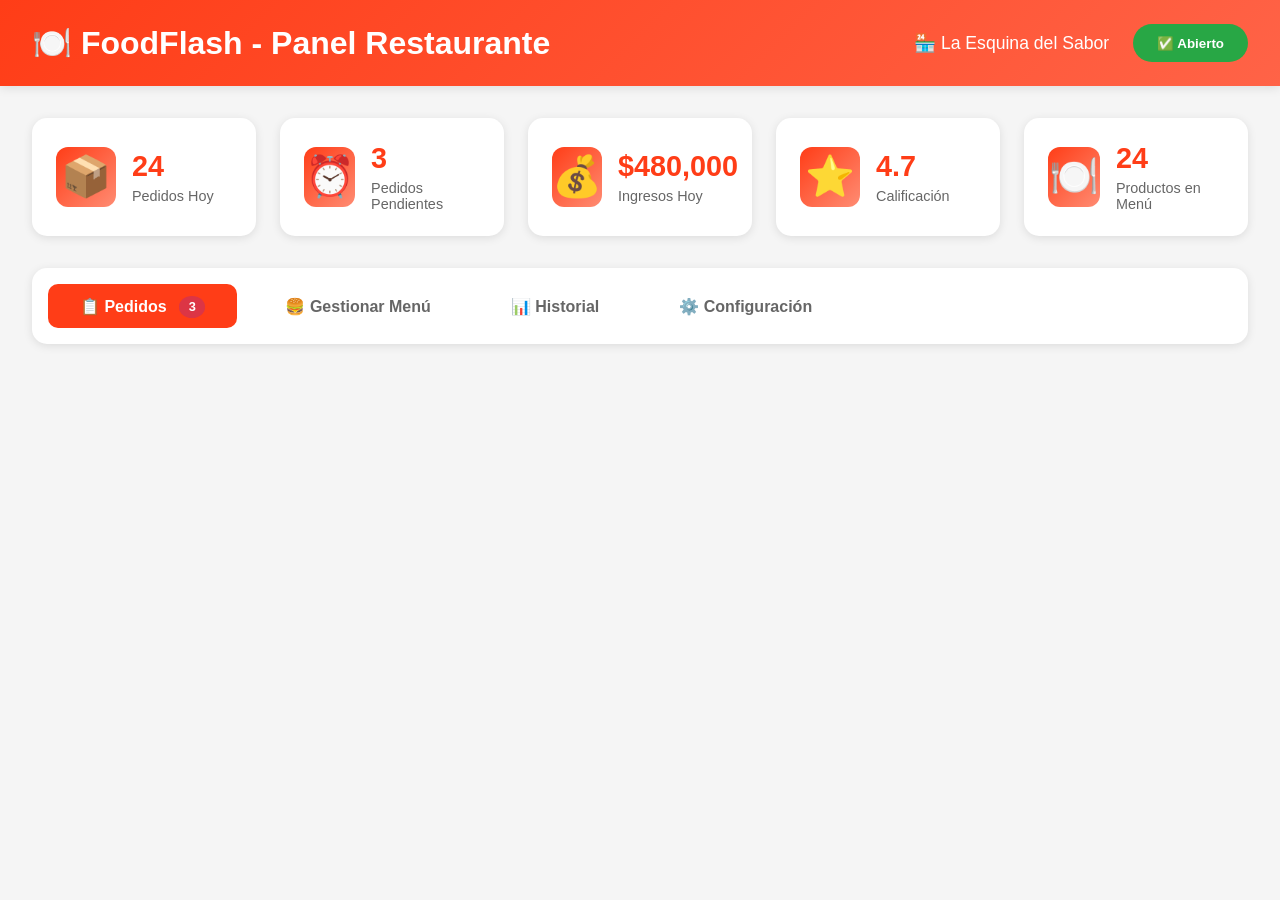
<file: restaurante/restaurante.html>
<!DOCTYPE html>
<html lang="es">
<head>
    <meta charset="UTF-8">
    <meta name="viewport" content="width=device-width, initial-scale=1.0">
    <title>FoodFlash - Panel del Restaurante</title>
    <style>
        * {
            margin: 0;
            padding: 0;
            box-sizing: border-box;
        }

        body {
            font-family: 'Segoe UI', Tahoma, Geneva, Verdana, sans-serif;
            background: #f5f5f5;
            color: #333;
        }

        /* Header */
        header {
            background: linear-gradient(135deg, #FF3D17 0%, #ff6347 100%);
            color: white;
            padding: 1.5rem 0;
            box-shadow: 0 2px 10px rgba(0,0,0,0.1);
        }

        .header-content {
            max-width: 1400px;
            margin: 0 auto;
            padding: 0 2rem;
            display: flex;
            justify-content: space-between;
            align-items: center;
        }

        .logo {
            font-size: 2rem;
            font-weight: bold;
            display: flex;
            align-items: center;
            gap: 0.5rem;
        }

        .restaurant-info {
            display: flex;
            align-items: center;
            gap: 1.5rem;
        }

        .status-toggle {
            background: white;
            color: #FF3D17;
            padding: 0.7rem 1.5rem;
            border-radius: 25px;
            cursor: pointer;
            font-weight: bold;
            border: none;
            transition: all 0.3s;
        }

        .status-toggle:hover {
            transform: scale(1.05);
        }

        .status-toggle.open {
            background: #28a745;
            color: white;
        }

        .status-toggle.closed {
            background: #dc3545;
            color: white;
        }

        /* Main Container */
        .container {
            max-width: 1400px;
            margin: 2rem auto;
            padding: 0 2rem;
        }

        /* Stats Grid */
        .stats-grid {
            display: grid;
            grid-template-columns: repeat(auto-fit, minmax(220px, 1fr));
            gap: 1.5rem;
            margin-bottom: 2rem;
        }

        .stat-card {
            background: white;
            padding: 1.5rem;
            border-radius: 15px;
            box-shadow: 0 2px 10px rgba(0,0,0,0.1);
            display: flex;
            align-items: center;
            gap: 1rem;
        }

        .stat-icon {
            font-size: 2.5rem;
            width: 60px;
            height: 60px;
            display: flex;
            align-items: center;
            justify-content: center;
            border-radius: 12px;
            background: linear-gradient(135deg, #FF3D17 0%, #ff8c73 100%);
        }

        .stat-info h3 {
            font-size: 1.8rem;
            color: #FF3D17;
            margin-bottom: 0.3rem;
        }

        .stat-info p {
            color: #666;
            font-size: 0.9rem;
        }

        /* Navigation Tabs */
        .nav-tabs {
            display: flex;
            gap: 1rem;
            margin-bottom: 2rem;
            flex-wrap: wrap;
            background: white;
            padding: 1rem;
            border-radius: 15px;
            box-shadow: 0 2px 10px rgba(0,0,0,0.1);
        }

        .nav-tab {
            background: transparent;
            color: #666;
            border: none;
            padding: 0.8rem 2rem;
            border-radius: 10px;
            cursor: pointer;
            font-weight: bold;
            transition: all 0.3s;
            font-size: 1rem;
        }

        .nav-tab:hover {
            background: #f8f9fa;
        }

        .nav-tab.active {
            background: #FF3D17;
            color: white;
        }

        .notification-badge {
            background: #dc3545;
            color: white;
            border-radius: 50%;
            padding: 0.2rem 0.6rem;
            font-size: 0.8rem;
            margin-left: 0.5rem;
        }

        /* Tab Content */
        .tab-content {
            display: none;
        }

        .tab-content.active {
            display: block;
            animation: fadeIn 0.3s;
        }

        @keyframes fadeIn {
            from { opacity: 0; transform: translateY(10px); }
            to { opacity: 1; transform: translateY(0); }
        }

        /* Orders Section */
        .orders-grid {
            display: grid;
            gap: 1.5rem;
        }

        .order-card {
            background: white;
            border-radius: 15px;
            padding: 1.5rem;
            box-shadow: 0 2px 10px rgba(0,0,0,0.1);
            transition: all 0.3s;
        }

        .order-card:hover {
            box-shadow: 0 5px 20px rgba(255, 61, 23, 0.2);
        }

        .order-header {
            display: flex;
            justify-content: space-between;
            align-items: center;
            margin-bottom: 1rem;
            padding-bottom: 1rem;
            border-bottom: 2px solid #f0f0f0;
        }

        .order-id {
            font-size: 1.3rem;
            font-weight: bold;
        }

        .order-status {
            padding: 0.5rem 1rem;
            border-radius: 20px;
            font-weight: bold;
            font-size: 0.85rem;
        }

        .status-pending { background: #ffc107; color: #000; }
        .status-preparing { background: #17a2b8; color: white; }
        .status-ready { background: #28a745; color: white; }
        .status-delivered { background: #6c757d; color: white; }

        .order-details {
            display: grid;
            gap: 1rem;
        }

        .order-items {
            background: #f8f9fa;
            padding: 1rem;
            border-radius: 10px;
        }

        .order-item {
            display: flex;
            justify-content: space-between;
            padding: 0.5rem 0;
            border-bottom: 1px solid #dee2e6;
        }

        .order-item:last-child {
            border-bottom: none;
        }

        .order-actions {
            display: flex;
            gap: 1rem;
            margin-top: 1rem;
            flex-wrap: wrap;
        }

        .btn {
            padding: 0.7rem 1.5rem;
            border: none;
            border-radius: 20px;
            font-weight: bold;
            cursor: pointer;
            transition: all 0.3s;
            font-size: 0.95rem;
        }

        .btn-accept { background: #28a745; color: white; }
        .btn-accept:hover { background: #218838; transform: translateY(-2px); }

        .btn-ready { background: #FF3D17; color: white; }
        .btn-ready:hover { background: #e63310; transform: translateY(-2px); }

        .btn-reject { background: #dc3545; color: white; }
        .btn-reject:hover { background: #c82333; transform: translateY(-2px); }

        /* Menu Management */
        .menu-grid {
            display: grid;
            grid-template-columns: repeat(auto-fill, minmax(300px, 1fr));
            gap: 1.5rem;
        }

        .menu-card {
            background: white;
            border-radius: 15px;
            overflow: hidden;
            box-shadow: 0 2px 10px rgba(0,0,0,0.1);
            transition: all 0.3s;
        }

        .menu-card:hover {
            transform: translateY(-5px);
            box-shadow: 0 5px 20px rgba(255, 61, 23, 0.2);
        }

        .menu-image {
            height: 180px;
            background: linear-gradient(135deg, #FF3D17 0%, #ff8c73 100%);
            display: flex;
            align-items: center;
            justify-content: center;
            font-size: 4rem;
        }

        .menu-info {
            padding: 1.5rem;
        }

        .menu-header {
            display: flex;
            justify-content: space-between;
            align-items: start;
            margin-bottom: 0.5rem;
        }

        .menu-name {
            font-size: 1.3rem;
            font-weight: bold;
            color: #333;
        }

        .availability-toggle {
            background: #28a745;
            color: white;
            border: none;
            padding: 0.3rem 0.8rem;
            border-radius: 15px;
            cursor: pointer;
            font-size: 0.8rem;
            font-weight: bold;
        }

        .availability-toggle.unavailable {
            background: #dc3545;
        }

        .menu-price {
            color: #FF3D17;
            font-size: 1.5rem;
            font-weight: bold;
            margin: 0.5rem 0;
        }

        .menu-actions {
            display: flex;
            gap: 0.5rem;
            margin-top: 1rem;
        }

        .btn-edit {
            flex: 1;
            background: #17a2b8;
            color: white;
        }

        .btn-delete {
            flex: 1;
            background: #dc3545;
            color: white;
        }

        /* Add Product Form */
        .add-product-btn {
            background: #FF3D17;
            color: white;
            padding: 1rem 2rem;
            border: none;
            border-radius: 25px;
            font-size: 1.1rem;
            font-weight: bold;
            cursor: pointer;
            margin-bottom: 2rem;
            transition: all 0.3s;
        }

        .add-product-btn:hover {
            background: #e63310;
            transform: translateY(-2px);
        }

        /* Modal */
        .modal {
            display: none;
            position: fixed;
            top: 0;
            left: 0;
            width: 100%;
            height: 100%;
            background: rgba(0,0,0,0.7);
            z-index: 1000;
            overflow-y: auto;
        }

        .modal-content {
            background: white;
            max-width: 600px;
            margin: 50px auto;
            padding: 2rem;
            border-radius: 15px;
            position: relative;
        }

        .modal-close {
            position: absolute;
            top: 1rem;
            right: 1rem;
            font-size: 2rem;
            cursor: pointer;
            color: #FF3D17;
            background: none;
            border: none;
        }

        .form-group {
            margin-bottom: 1.5rem;
        }

        .form-group label {
            display: block;
            margin-bottom: 0.5rem;
            font-weight: bold;
            color: #333;
        }

        .form-group input,
        .form-group select,
        .form-group textarea {
            width: 100%;
            padding: 0.8rem;
            border: 2px solid #ddd;
            border-radius: 10px;
            font-size: 1rem;
            transition: border 0.3s;
        }

        .form-group input:focus,
        .form-group select:focus,
        .form-group textarea:focus {
            outline: none;
            border-color: #FF3D17;
        }

        .emoji-picker {
            display: grid;
            grid-template-columns: repeat(8, 1fr);
            gap: 0.5rem;
            margin-top: 0.5rem;
        }

        .emoji-option {
            font-size: 2rem;
            padding: 0.5rem;
            border: 2px solid #ddd;
            border-radius: 10px;
            cursor: pointer;
            text-align: center;
            transition: all 0.3s;
        }

        .emoji-option:hover,
        .emoji-option.selected {
            border-color: #FF3D17;
            background: #fff5f3;
        }

        /* Restaurant Settings */
        .settings-card {
            background: white;
            padding: 2rem;
            border-radius: 15px;
            box-shadow: 0 2px 10px rgba(0,0,0,0.1);
            margin-bottom: 2rem;
        }

        .settings-card h3 {
            color: #FF3D17;
            margin-bottom: 1.5rem;
            font-size: 1.5rem;
        }

        .info-grid {
            display: grid;
            grid-template-columns: repeat(auto-fit, minmax(250px, 1fr));
            gap: 1rem;
        }

        .info-item {
            padding: 1rem;
            background: #f8f9fa;
            border-radius: 10px;
        }

        .info-item strong {
            color: #FF3D17;
            display: block;
            margin-bottom: 0.5rem;
        }

        /* Responsive */
        @media (max-width: 768px) {
            .header-content {
                flex-direction: column;
                gap: 1rem;
            }

            .stats-grid {
                grid-template-columns: 1fr;
            }

            .menu-grid {
                grid-template-columns: 1fr;
            }

            .nav-tabs {
                flex-direction: column;
            }
        }
    </style>
</head>
<body>
    <!-- Header -->
    <header>
        <div class="header-content">
            <div class="logo">🍽️ FoodFlash - Panel Restaurante</div>
            <div class="restaurant-info">
                <div style="font-size: 1.1rem; font-weight: 500;">🏪 La Esquina del Sabor</div>
                <button class="status-toggle open" id="status-toggle" onclick="toggleRestaurantStatus()">
                    ✅ Abierto
                </button>
            </div>
        </div>
    </header>

    <!-- Main Container -->
    <div class="container">
        <!-- Stats -->
        <div class="stats-grid">
            <div class="stat-card">
                <div class="stat-icon">📦</div>
                <div class="stat-info">
                    <h3 id="total-orders">24</h3>
                    <p>Pedidos Hoy</p>
                </div>
            </div>
            <div class="stat-card">
                <div class="stat-icon">⏰</div>
                <div class="stat-info">
                    <h3 id="pending-orders">3</h3>
                    <p>Pedidos Pendientes</p>
                </div>
            </div>
            <div class="stat-card">
                <div class="stat-icon">💰</div>
                <div class="stat-info">
                    <h3 id="total-revenue">$480,000</h3>
                    <p>Ingresos Hoy</p>
                </div>
            </div>
            <div class="stat-card">
                <div class="stat-icon">⭐</div>
                <div class="stat-info">
                    <h3>4.7</h3>
                    <p>Calificación</p>
                </div>
            </div>
            <div class="stat-card">
                <div class="stat-icon">🍽️</div>
                <div class="stat-info">
                    <h3 id="menu-count">24</h3>
                    <p>Productos en Menú</p>
                </div>
            </div>
        </div>

        <!-- Navigation Tabs -->
        <div class="nav-tabs">
            <button class="nav-tab active" onclick="showTab('orders')">
                📋 Pedidos <span class="notification-badge" id="orders-badge">3</span>
            </button>
            <button class="nav-tab" onclick="showTab('menu')">
                🍔 Gestionar Menú
            </button>
            <button class="nav-tab" onclick="showTab('history')">
                📊 Historial
            </button>
            <button class="nav-tab" onclick="showTab('settings')">
                ⚙️ Configuración
            </button>
        </div>

        <!-- Orders Tab -->
        <div id="orders-tab" class="tab-content active">
            <div class="orders-grid" id="orders-container"></div>
        </div>

        <!-- Menu Tab -->
        <div id="menu-tab" class="tab-content">
            <button class="add-product-btn" onclick="openAddProductModal()">
                ➕ Agregar Nuevo Producto
            </button>
            <div class="menu-grid" id="menu-container"></div>
        </div>

        <!-- History Tab -->
        <div id="history-tab" class="tab-content">
            <div class="settings-card">
                <h3>📊 Historial de Pedidos</h3>
                <div id="history-container"></div>
            </div>
        </div>

        <!-- Settings Tab -->
        <div id="settings-tab" class="tab-content">
            <div class="settings-card">
                <h3>🏪 Información del Restaurante</h3>
                <div class="info-grid">
                    <div class="info-item">
                        <strong>Nombre:</strong>
                        La Esquina del Sabor
                    </div>
                    <div class="info-item">
                        <strong>Teléfono:</strong>
                        +57 321 555 1234
                    </div>
                    <div class="info-item">
                        <strong>Dirección:</strong>
                        Calle 25 #15-30, Centro
                    </div>
                    <div class="info-item">
                        <strong>Horario:</strong>
                        Lun-Dom: 10:00 AM - 10:00 PM
                    </div>
                    <div class="info-item">
                        <strong>Email:</strong>
                        contacto@esquinasabor.com
                    </div>
                    <div class="info-item">
                        <strong>Categoría:</strong>
                        Comida Rápida
                    </div>
                </div>
                <div style="margin-top: 2rem;">
                    <button class="btn btn-accept">✏️ Editar Información</button>
                </div>
            </div>

            <div class="settings-card">
                <h3>💳 Métodos de Pago</h3>
                <div class="info-grid">
                    <div class="info-item">✅ Efectivo</div>
                    <div class="info-item">✅ Tarjeta de Crédito</div>
                    <div class="info-item">✅ Tarjeta de Débito</div>
                    <div class="info-item">✅ Transferencia</div>
                </div>
            </div>

            <div class="settings-card">
                <h3>📈 Estadísticas del Mes</h3>
                <div class="info-grid">
                    <div class="info-item">
                        <strong>Total Pedidos:</strong>
                        487 pedidos
                    </div>
                    <div class="info-item">
                        <strong>Ingresos Totales:</strong>
                        $9,740,000
                    </div>
                    <div class="info-item">
                        <strong>Producto Más Vendido:</strong>
                        Hamburguesa Clásica
                    </div>
                    <div class="info-item">
                        <strong>Calificación Promedio:</strong>
                        4.7 ⭐
                    </div>
                </div>
            </div>
        </div>
    </div>

    <!-- Modal Add/Edit Product -->
    <div class="modal" id="product-modal">
        <div class="modal-content">
            <button class="modal-close" onclick="closeProductModal()">×</button>
            <h2 style="color: #FF3D17; margin-bottom: 1.5rem;" id="modal-title">Agregar Nuevo Producto</h2>
            <form id="product-form" onsubmit="saveProduct(event)">
                <div class="form-group">
                    <label>Nombre del Producto:</label>
                    <input type="text" id="product-name" required>
                </div>
                <div class="form-group">
                    <label>Categoría:</label>
                    <select id="product-category" required>
                        <option value="">Seleccionar categoría</option>
                        <option value="hamburguesas">🍔 Hamburguesas</option>
                        <option value="pizzas">🍕 Pizzas</option>
                        <option value="mexicana">🌮 Comida Mexicana</option>
                        <option value="pollo">🍗 Pollo</option>
                        <option value="acompañamientos">🍟 Acompañamientos</option>
                        <option value="bebidas">🥤 Bebidas</option>
                    </select>
                </div>
                <div class="form-group">
                    <label>Descripción:</label>
                    <textarea id="product-description" rows="3" required></textarea>
                </div>
                <div class="form-group">
                    <label>Precio ($):</label>
                    <input type="number" id="product-price" min="0" required>
                </div>
                <div class="form-group">
                    <label>Selecciona un Emoji:</label>
                    <div class="emoji-picker" id="emoji-picker"></div>
                    <input type="hidden" id="product-emoji" required>
                </div>
                <div class="form-group">
                    <button type="submit" class="btn btn-accept" style="width: 100%;">
                        💾 Guardar Producto
                    </button>
                </div>
            </form>
        </div>
    </div>

    <script>
        // Datos
        let orders = [
            {
                id: 'PD-001',
                status: 'pending',
                time: '14:30',
                customer: 'María García',
                phone: '+57 321 456 7890',
                address: 'Calle 15 #23-45',
                items: [
                    { name: 'Hamburguesa Clásica', quantity: 2, price: 15000 },
                    { name: 'Papas Fritas', quantity: 1, price: 8000 }
                ],
                total: 38000
            },
            {
                id: 'PD-002',
                status: 'preparing',
                time: '14:25',
                customer: 'Juan Pérez',
                phone: '+57 314 789 0123',
                address: 'Carrera 8 #45-12',
                items: [
                    { name: 'Pizza Pepperoni', quantity: 1, price: 25000 }
                ],
                total: 25000
            },
            {
                id: 'PD-003',
                status: 'pending',
                time: '14:35',
                customer: 'Ana Martínez',
                phone: '+57 300 555 4433',
                address: 'Avenida 5 #78-90',
                items: [
                    { name: 'Burrito Mexicano', quantity: 2, price: 18000 },
                    { name: 'Coca-Cola', quantity: 2, price: 4000 }
                ],
                total: 44000
            }
        ];

        let menuItems = [
            { id: 1, name: 'Hamburguesa Clásica', category: 'hamburguesas', description: 'Carne jugosa con queso', price: 15000, emoji: '🍔', available: true },
            { id: 2, name: 'Pizza Pepperoni', category: 'pizzas', description: 'Pizza con extra pepperoni', price: 25000, emoji: '🍕', available: true },
            { id: 3, name: 'Burrito Mexicano', category: 'mexicana', description: 'Tortilla con carne y frijoles', price: 18000, emoji: '🌯', available: true },
            { id: 4, name: 'Papas Fritas', category: 'acompañamientos', description: 'Papas crujientes', price: 8000, emoji: '🍟', available: true }
        ];

        let completedOrders = [];
        let editingProductId = null;
        let restaurantOpen = true;

        const emojis = ['🍔', '🍕', '🌮', '🌯', '🍗', '🍟', '🥗', '🍠', '🥤', '🧃', '🍋', '🌭', '🍱', '🍜', '🍲', '🥙', '🥪', '🍞'];

        // Render Orders
        function renderOrders() {
            const container = document.getElementById('orders-container');
            const activeOrders = orders.filter(o => o.status !== 'delivered');
            
            if (activeOrders.length === 0) {
                container.innerHTML = `
                    <div style="text-align: center; padding: 3rem; color: #666;">
                        <div style="font-size: 4rem;">📭</div>
                        <h3>No hay pedidos pendientes</h3>
                        <p>Los nuevos pedidos aparecerán aquí</p>
                    </div>
                `;
                return;
            }

            container.innerHTML = activeOrders.map(order => `
                <div class="order-card">
                    <div class="order-header">
                        <div>
                            <div class="order-id">🎯 ${order.id}</div>
                            <div style="color: #666; margin-top: 0.3rem;">⏰ ${order.time}</div>
                        </div>
                        <span class="order-status status-${order.status}">${getStatusLabel(order.status)}</span>
                    </div>
                    <div class="order-details">
                        <div style="display: grid; grid-template-columns: 1fr 1fr; gap: 1rem;">
                            <div><strong>👤 Cliente:</strong> ${order.customer}</div>
                            <div><strong>📞 Teléfono:</strong> ${order.phone}</div>
                            <div style="grid-column: 1 / -1;"><strong>📍 Dirección:</strong> ${order.address}</div>
                        </div>
                        <div class="order-items">
                            <strong>📦 Productos:</strong>
                            ${order.items.map(item => `
                                <div class="order-item">
                                    <span>${item.name} x${item.quantity}</span>
                                    <span>$${(item.price * item.quantity).toLocaleString()}</span>
                                </div>
                            `).join('')}
                        </div>
                        <div style="text-align: right; font-size: 1.3rem; font-weight: bold; color: #FF3D17;">
                            Total: $${order.total.toLocaleString()}
                        </div>
                    </div>
                    <div class="order-actions">
                        ${getOrderActions(order)}
                    </div>
                </div>
            `).join('');

            updateStats();
        }

        function getStatusLabel(status) {
            const labels = {
                pending: '⏰ Pendiente',
                preparing: '👨‍🍳 Preparando',
                ready: '✅ Listo',
                delivered: '✔️ Entregado'
            };
            return labels[status];
        }

        function getOrderActions(order) {
            if (order.status === 'pending') {
                return `
                    <button class="btn btn-accept" onclick="acceptOrder('${order.id}')">✅ Aceptar Pedido</button>
                    <button class="btn btn-reject" onclick="rejectOrder('${order.id}')">❌ Rechazar</button>
                `;
            } else if (order.status === 'preparing') {
                return `
                    <button class="btn btn-ready" onclick="markAsReady('${order.id}')">✅ Marcar como Listo</button>
                `;
            } else if (order.status === 'ready') {
                return `
                    <div style="background: #d4edda; padding: 1rem; border-radius: 10px; color: #155724;">
                        <strong>✅ Pedido listo para recoger</strong><br>
                        Esperando al repartidor...
                    </div>
                `;
            }
            return '';
        }

        function acceptOrder(orderId) {
            const order = orders.find(o => o.id === orderId);
            if (order) {
                order.status = 'preparing';
                renderOrders();
                alert('✅ Pedido aceptado. ¡Comienza a prepararlo!');
            }
        }

        function rejectOrder(orderId) {
            if (confirm('¿Estás seguro de rechazar este pedido?')) {
                orders = orders.filter(o => o.id !== orderId);
</file>
<file: static/index.css>
* {
    margin: 0;
    padding: 0;
    box-sizing: border-box;
}

body {
    font-family: 'Segoe UI', Tahoma, Geneva, Verdana, sans-serif;
    line-height: 1.6;
    color: #fff;
    background-color: #000; /* Fondo negro */
}

/* Header y Navegación */
header {
    background: linear-gradient(135deg, #FF3D17 0%, #ff6347 100%);
    color: white;
    padding: 1rem 0;
    position: fixed;
    width: 100%;
    top: 0;
    z-index: 1000;
    box-shadow: 0 2px 10px rgba(0,0,0,0.1);
}

nav {
    display: flex;
    justify-content: space-between;
    align-items: center;
    max-width: 1200px;
    margin: 0 auto;
    padding: 0 2rem;
}

.logo {
    font-size: 2rem;
    font-weight: bold;
    display: flex;
    align-items: center;
    gap: 0.5rem;
}

.nav-links {
    display: flex;
    gap: 2rem;
    list-style: none;
}

.nav-links a {
    color: white;
    text-decoration: none;
    font-weight: 500;
    transition: opacity 0.3s;
}

.nav-links a:hover {
    opacity: 0.8;
}

.cart-btn {
    background: white;
    color: #FF3D17;
    padding: 0.5rem 1.5rem;
    border-radius: 25px;
    cursor: pointer;
    border: none;
    font-weight: bold;
    transition: transform 0.3s;
}

.cart-btn:hover {
    transform: scale(1.05);
}

/* Hero Section */
.hero {
    margin-top: 80px;
    background: linear-gradient(rgba(255, 61, 23, 0.8), rgba(255, 61, 23, 0.8));
    background-size: cover;
    background-position: center;
    color: white;
    padding: 6rem 2rem;
    text-align: center;
}

.hero h1 {
    font-size: 3.5rem;
    margin-bottom: 1rem;
    animation: fadeInDown 1s;
}

.hero p {
    font-size: 1.5rem;
    margin-bottom: 2rem;
    animation: fadeInUp 1s;
}

.cta-btn {
    background: white;
    color: #FF3D17;
    padding: 1rem 3rem;
    border: none;
    border-radius: 30px;
    font-size: 1.2rem;
    font-weight: bold;
    cursor: pointer;
    transition: all 0.3s;
    animation: fadeInUp 1.2s;
}

.cta-btn:hover {
    transform: translateY(-3px);
    box-shadow: 0 10px 20px rgba(0,0,0,0.2);
}

/* Sección de Productos */
.products {
    max-width: 1200px;
    margin: 4rem auto;
    padding: 0 2rem;
}

.section-title {
    text-align: center;
    font-size: 2.5rem;
    color: #FF3D17;
    margin-bottom: 2rem;
}

/* Pestañas de Categorías */
.product-grid {
    display: grid;
    grid-template-columns: repeat(auto-fit, minmax(280px, 1fr));
    gap: 2rem;
    align-items: stretch;
}

/* Tarjetas de Producto */
.product-card {
    display: flex;
    flex-direction: column;
    justify-content: space-between;
    height: 100%;
    background: linear-gradient(135deg, #FF3D17 0%, #FF7A00 100%);
    color: #fff;
    border-radius: 15px;
    overflow: hidden;
    box-shadow: 0 5px 15px rgba(255, 61, 23, 0.4);
    transition: transform 0.3s, box-shadow 0.3s, background 0.3s;
    cursor: pointer;
}

.product-card:hover {
    transform: translateY(-8px);
    box-shadow: 0 12px 25px rgba(255, 140, 0, 0.5);
    background: linear-gradient(135deg, #FF7A00 0%, #FF3D17 100%);
}

.product-info {
    flex-grow: 1;
    display: flex;
    flex-direction: column;
    justify-content: space-between;
    padding: 1rem;
}

.product-name {
    font-size: 1.5rem;
    color: #fff;
    margin-bottom: 0.5rem;
    font-weight: bold;
    text-shadow: 1px 1px 2px rgba(0,0,0,0.5);
}

.product-description {
    color: #fff; /* blanco puro */
    margin-bottom: 1rem;
    line-height: 1.3;
}


.product-footer {
    display: flex;
    justify-content: space-between;
    align-items: center;
}

.product-price {
    font-size: 1.5rem;
    color: #FFD700;
    font-weight: bold;
    text-shadow: 1px 1px 2px rgba(0,0,0,0.5);
}

.add-to-cart {
    background: #FF4500;
    color: white;
    border: none;
    padding: 0.5rem 1.5rem;
    border-radius: 20px;
    cursor: pointer;
    font-weight: bold;
    transition: all 0.3s;
    display: inline-flex;
    align-items: center;
    gap: 6px;
}

.add-to-cart:hover {
    background: #e63900;
    transform: scale(1.05);
}

.add-to-cart i {
    font-size: 1rem;
}

/* Footer */
footer {
    background: #333;
    color: white;
    text-align: center;
    padding: 2rem;
    margin-top: 4rem;
}

/* Animaciones */
@keyframes fadeInDown {
    from { opacity: 0; transform: translateY(-30px); }
    to { opacity: 1; transform: translateY(0); }
}

@keyframes fadeInUp {
    from { opacity: 0; transform: translateY(30px); }
    to { opacity: 1; transform: translateY(0); }
}

@keyframes fadeIn {
    from { opacity: 0; }
    to { opacity: 1; }
}

/* Carrito Modal */
.cart-modal {
    display: none;
    position: fixed;
    top: 0;
    left: 0;
    width: 100%;
    height: 100%;
    background: rgba(0,0,0,0.7);
    z-index: 2000;
}

.cart-content {
    background: white;
    max-width: 500px;
    margin: 100px auto;
    padding: 2rem;
    border-radius: 15px;
    position: relative;
    max-height: 80vh;
    overflow-y: auto;
}

.close-cart {
    position: absolute;
    top: 1rem;
    right: 1rem;
    font-size: 2rem;
    cursor: pointer;
    color: #FF3D17;
}

.cart-item {
    display: flex;
    justify-content: space-between;
    align-items: center;
    padding: 1rem 0;
    border-bottom: 1px solid #eee;
}

.cart-item-info {
    flex: 1;
}

.cart-item-controls {
    display: flex;
    align-items: center;
    gap: 0.5rem;
}

.quantity-btn {
    background: #FF3D17;
    color: white;
    border: none;
    width: 30px;
    height: 30px;
    border-radius: 50%;
    cursor: pointer;
    font-size: 1rem;
    font-weight: bold;
    transition: all 0.3s;
}

.quantity-btn:hover {
    background: #e63310;
    transform: scale(1.1);
}

.quantity-display {
    min-width: 30px;
    text-align: center;
    font-weight: bold;
}

.remove-btn {
    background: #dc3545;
    color: white;
    border: none;
    padding: 0.3rem 0.8rem;
    border-radius: 15px;
    cursor: pointer;
    font-size: 0.9rem;
    margin-left: 0.5rem;
    transition: all 0.3s;
}

.remove-btn:hover {
    background: #c82333;
    transform: scale(1.05);
}

.cart-total {
    margin-top: 1rem;
    font-size: 1.5rem;
    font-weight: bold;
    color: #FF3D17;
    text-align: right;
}

/* Responsive */
@media (max-width: 768px) {
    .nav-links { display: none; }

    .hero h1 { font-size: 2rem; }
    .hero p { font-size: 1rem; }
}

/* Pestañas de categorías */
.category-tabs {
    display: flex;
    flex-wrap: wrap;
    justify-content: center;
    gap: 15px;
    margin: 30px 0;
}

.category-tab {
    display: flex;
    flex-direction: column;
    align-items: center;
    justify-content: center;
    background-color: white;
    border: 2px solid #ff4500;
    border-radius: 25px;
    padding: 10px 15px;
    width: 120px;
    height: 110px;
    cursor: pointer;
    transition: all 0.3s ease;
    box-shadow: 0 3px 6px rgba(0,0,0,0.1);
}

.category-tab img {
    width: 45px;
    height: 45px;
    object-fit: cover;
    border-radius: 50%;
    margin-bottom: 6px;
}

.category-tab span {
    font-size: 14px;
    font-weight: 600;
    color: #ff4500;
    text-align: center;
    word-wrap: break-word;
    line-height: 1.1;
}

.category-tab:hover {
    background-color: #ff4500;
    color: white;
    transform: scale(1.05);
}

.category-tab:hover span {
    color: white;
}

.category-tab.active {
    background-color: #000; /* Fondo negro al estar activa (opcional) */
    border: 2px solid #ff4500;
}

.category-tab.active span {
    color: #ff4500; /* Naranja para el texto activo */
}

/* Imágenes de productos */
.product-image {
    width: 100%;
    border-radius: 10px 10px 0 0;
    display: block;
    transition: transform 0.3s ease, box-shadow 0.3s ease;
}

.product-card:hover .product-image {
    transform: scale(1.03);
    box-shadow: 0 8px 20px rgba(255, 61, 23, 0.3);
}

/* Main, Hero y Productos fondo negro translúcido */
main, .products, .hero {
    background-color: rgba(0, 0, 0, 0.7);
    color: #fff;
    border-radius: 15px;
    padding: 20px;
    backdrop-filter: blur(5px);
}
/* === Ajustes de colores para menú y pestañas === */

/* Fondo general negro para la sección del menú */
.products {
  background-color: #000;
  border-radius: 20px;
  padding: 3rem 2rem;
}

/* Color blanco para textos dentro de productos */
.product-card {
  background-color: #111;
  color: #fff;
}

.product-name {
  color: #FF4500 !important;
  font-weight: 800;
}

.product-description {
  color: #fff !important;
  font-weight: 600;
}

/* --- Pestañas de categorías --- */
.category-tabs {
  background: #000;
  padding: 1rem;
  border-radius: 50px;
}

.category-tab {
  background: transparent;
  border: 2px solid #FF4500;
  color: #ccc;
  display: flex;
  flex-direction: column;
  align-items: center;
  gap: 0.4rem;
  padding: 0.8rem 1.5rem;
  border-radius: 20px;
  transition: all 0.3s ease;
}

.category-tab img {
  width: 60px;
  height: 60px;
  border-radius: 50%;
  object-fit: cover;
}

.category-tab span {
  font-weight: 700;
  color: #fff;
}

/* Cuando se activa una pestaña */
.category-tab.active {
  background: #FF4500;
  border-color: #FF4500;
  color: #fff;
  transform: scale(1.05);
  box-shadow: 0 0 15px rgba(255, 69, 0, 0.5);
}

.category-tab.active span {
  color: #fff !important;
}

/* Efecto hover */
.category-tab:hover {
  background-color: rgba(255, 69, 0, 0.1);
  color: #FF4500;
  transform: translateY(-3px);
}

.category-tab:hover span {
  color: #FF4500;
}
/* Forzar que los textos de descripción sean blancos */
.products p,
.category-description,
.category-content p,
.product-description {
  color: #fff !important;
}
/* === Corregir texto gris en la descripción de categoría === */
.category-content,
.category-content p,
.category-content h2 {
  color: #ffffff !important;
}

/* Si hay otro contenedor similar */
.category-description,
.products .category-description p {
  color: #ffffff !important;
}
/* === Corregir color del texto de descripción dinámico === */
.category-header p {
  color: #ffffff !important;
  font-weight: 600;
}

.category-header h3 {
  color: #FF4500 !important;
  font-weight: 800;
}
/* === Hero con fondo negro sólido y texto blanco brillante === */
.hero {
  background: #000000 !important;   /* Fondo negro puro */
  color: #ffffff !important;        /* Texto blanco */
  height: 90vh;
  display: flex;
  flex-direction: column;
  justify-content: center;
  text-align: center;
  padding: 4rem 2rem;
}

/* Título principal */
.hero h1 {
  color: #FF4500 !important;        /* Naranja intenso FoodFlash */
  font-weight: 900;
  font-size: 4rem;
  text-shadow: 2px 2px 10px rgba(0,0,0,0.7);
}

/* Párrafo del hero */
.hero p {
  color: #ffffff !important;
  font-weight: 600;
  font-size: 1.5rem;
  line-height: 1.6;
  margin-top: 1rem;
}

/* Botón del hero */
.hero .cta-btn {
  background-color: #FF4500 !important;
  color: #ffffff !important;
  border: none;
  padding: 1rem 3rem;
  border-radius: 50px;
  font-weight: 800;
  font-size: 1.2rem;
  margin-top: 2rem;
  transition: all 0.3s ease;
}

.hero .cta-btn:hover {
  background-color: #ff5c1a !important;
  transform: scale(1.05);
  box-shadow: 0 0 20px rgba(255, 69, 0, 0.6);
}
/* === Sección de Contacto con fondo negro === */
.contact-section {
  background-color: #000000 !important; /* Fondo negro sólido */
  color: #ffffff !important;
  padding: 5rem 2rem;
  text-align: center;
}

/* Título principal del bloque */
.contact-section h2,
.contact-section h3 {
  color: #FF4500 !important; /* Naranja FoodFlash */
  font-weight: 800;
}

/* Párrafos y texto general */
.contact-section p {
  color: #ffffff !important;
}

/* Tarjetas de información */
.contact-cards {
  display: flex;
  flex-wrap: wrap;
  justify-content: center;
  gap: 2rem;
  margin-top: 2rem;
}

.contact-card {
  background-color: #1a1a1a !important; /* Gris muy oscuro para contraste */
  color: #ffffff !important;
  border-radius: 15px;
  padding: 2rem;
  width: 300px;
  box-shadow: 0 0 15px rgba(255, 69, 0, 0.2);
  transition: transform 0.3s ease, box-shadow 0.3s ease;
}

.contact-card:hover {
  transform: translateY(-5px);
  box-shadow: 0 0 25px rgba(255, 69, 0, 0.5);
}

/* Iconos */
.contact-card i,
.contact-card svg {
  color: #FF4500 !important;
  font-size: 2rem;
  margin-bottom: 1rem;
}

/* Redes sociales */
.social-links a {
  color: #ffffff !important;
  font-size: 2rem;
  margin: 0 1rem;
  transition: color 0.3s ease;
}

.social-links a:hover {
  color: #FF4500 !important;
}

/* Horarios */
.contact-section .hours {
  color: #ffffff !important;
  font-weight: 600;
  margin-top: 2rem;
}
section:last-of-type {
  background-color: #000 !important;
  color: #fff !important;
}

section:last-of-type p,
section:last-of-type h2,
section:last-of-type h3 {
  color: #fff !important;
}
/* --- Colorear texto interno de las tarjetas de contacto en naranja --- */
.contact-card {
  background-color: #1a1a1a !important; /* Fondo gris oscuro */
  color: #FF4500 !important; /* Naranja FoodFlash */
  border-radius: 15px;
  padding: 2rem;
  width: 300px;
  box-shadow: 0 0 15px rgba(255, 69, 0, 0.2);
  transition: transform 0.3s ease, box-shadow 0.3s ease;
}

/* Íconos dentro de las tarjetas */
.contact-card i,
.contact-card svg {
  color: #FF4500 !important; /* Íconos naranja */
}

/* Título (Dirección, Teléfonos, Correo Electrónico) */
.contact-card h3,
.contact-card h4,
.contact-card strong {
  color: #FF4500 !important;
  font-weight: bold;
}

/* Texto dentro de la tarjeta */
.contact-card p,
.contact-card span,
.contact-card a {
  color: #FFB380 !important; /* Naranja claro para contraste */
}

/* Efecto hover: resalta la tarjeta */
.contact-card:hover {
  transform: translateY(-5px);
  box-shadow: 0 0 25px rgba(255, 69, 0, 0.6);
}
.customer-info {
  color: #ff4c00; /* Naranja */
}

.customer-info h3 {
  color: #ff4c00 !important; /* Forzar color del título */
}

.customer-info input {
  background-color: #000; /* Fondo negro */
  color: #ff4c00; /* Texto naranja */
  border: 1px solid #ff4c00; /* Borde naranja */
}

.customer-info input::placeholder {
  color: #ff4c00; /* Placeholder naranja */
  opacity: 0.8;
}
</file>
